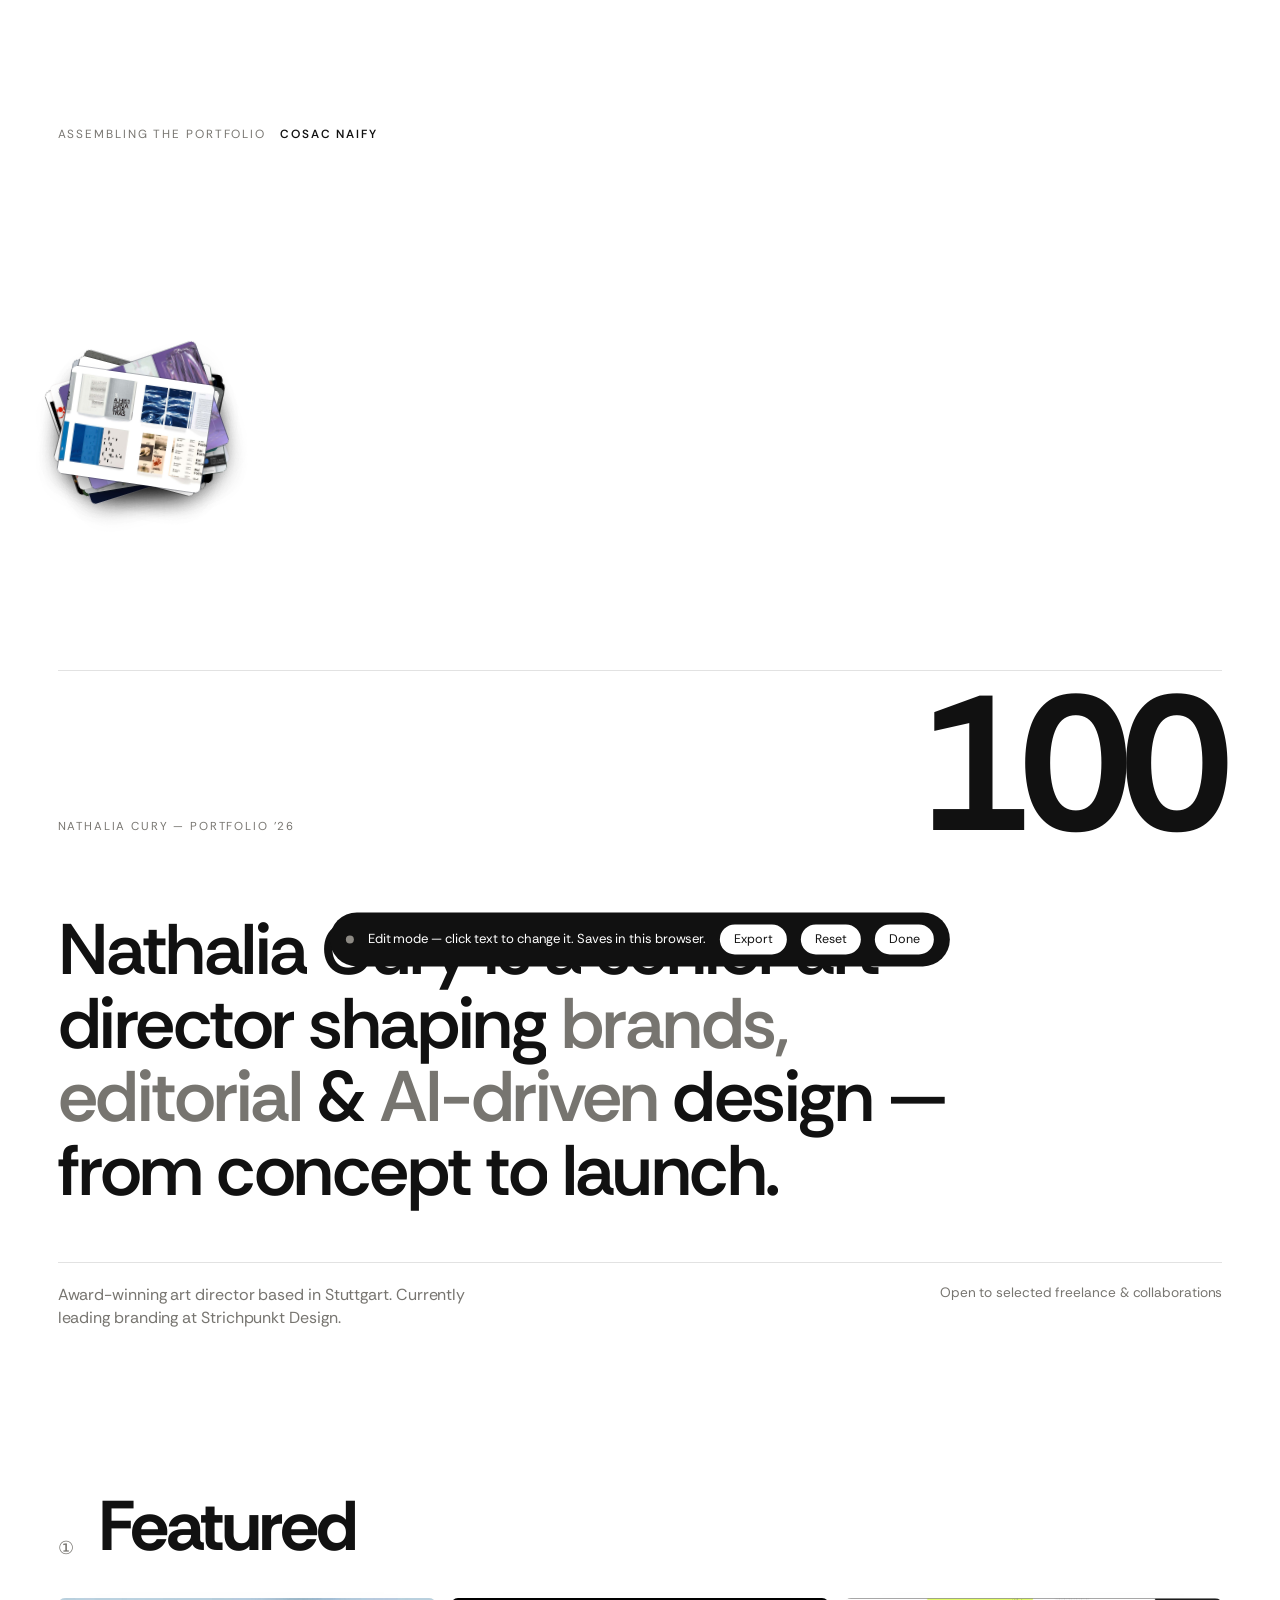
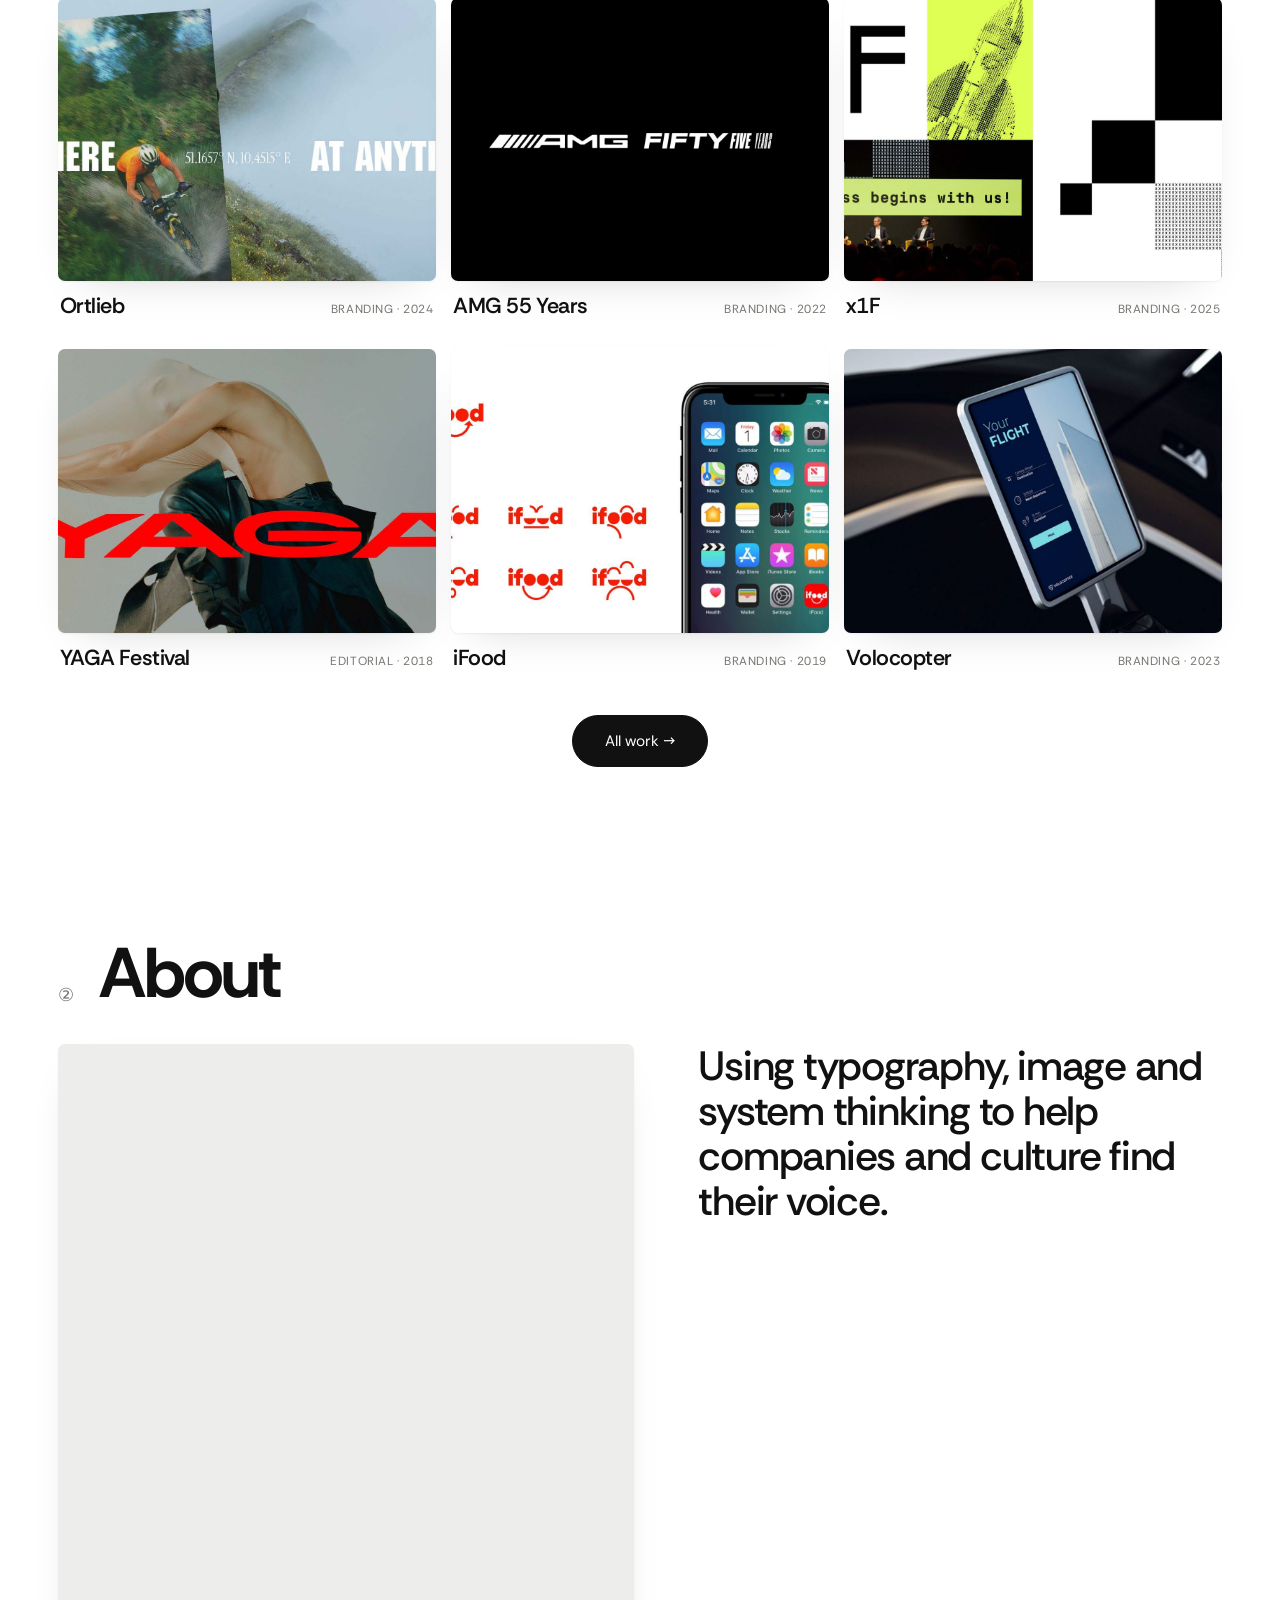
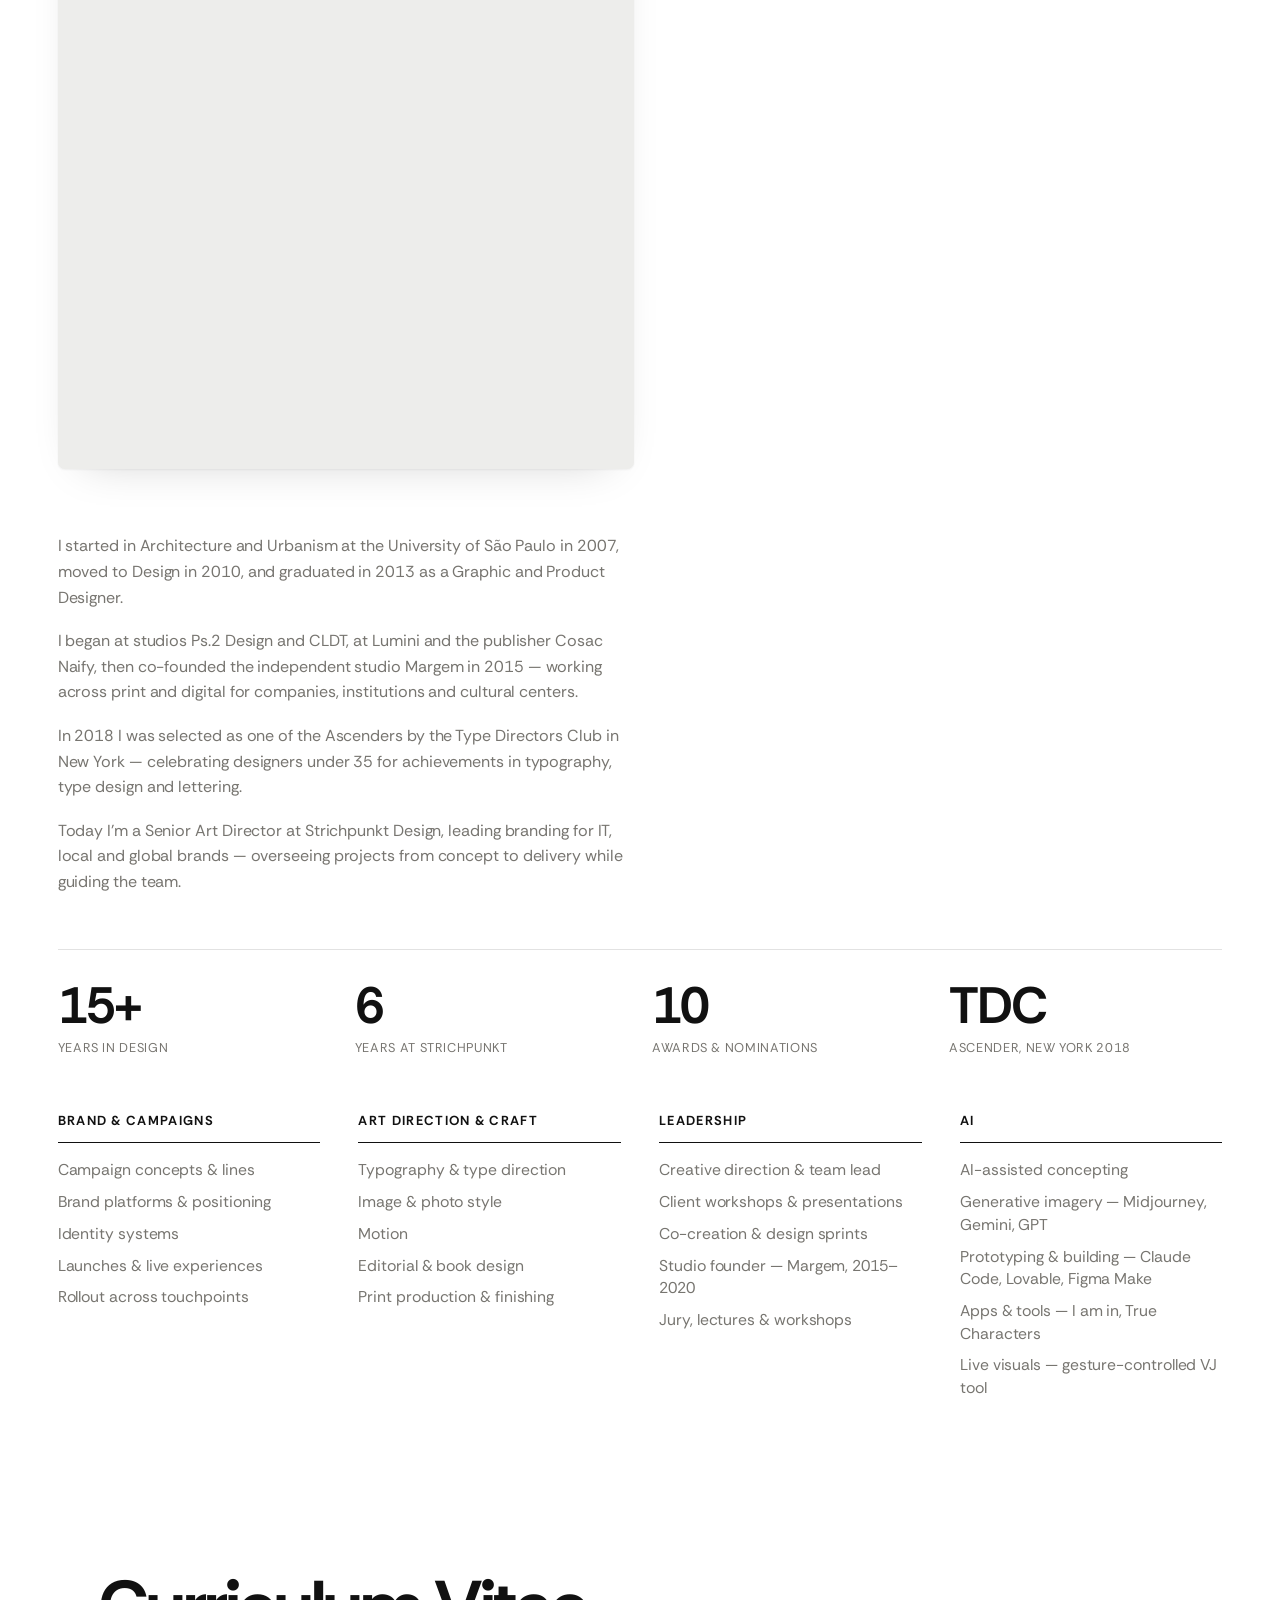
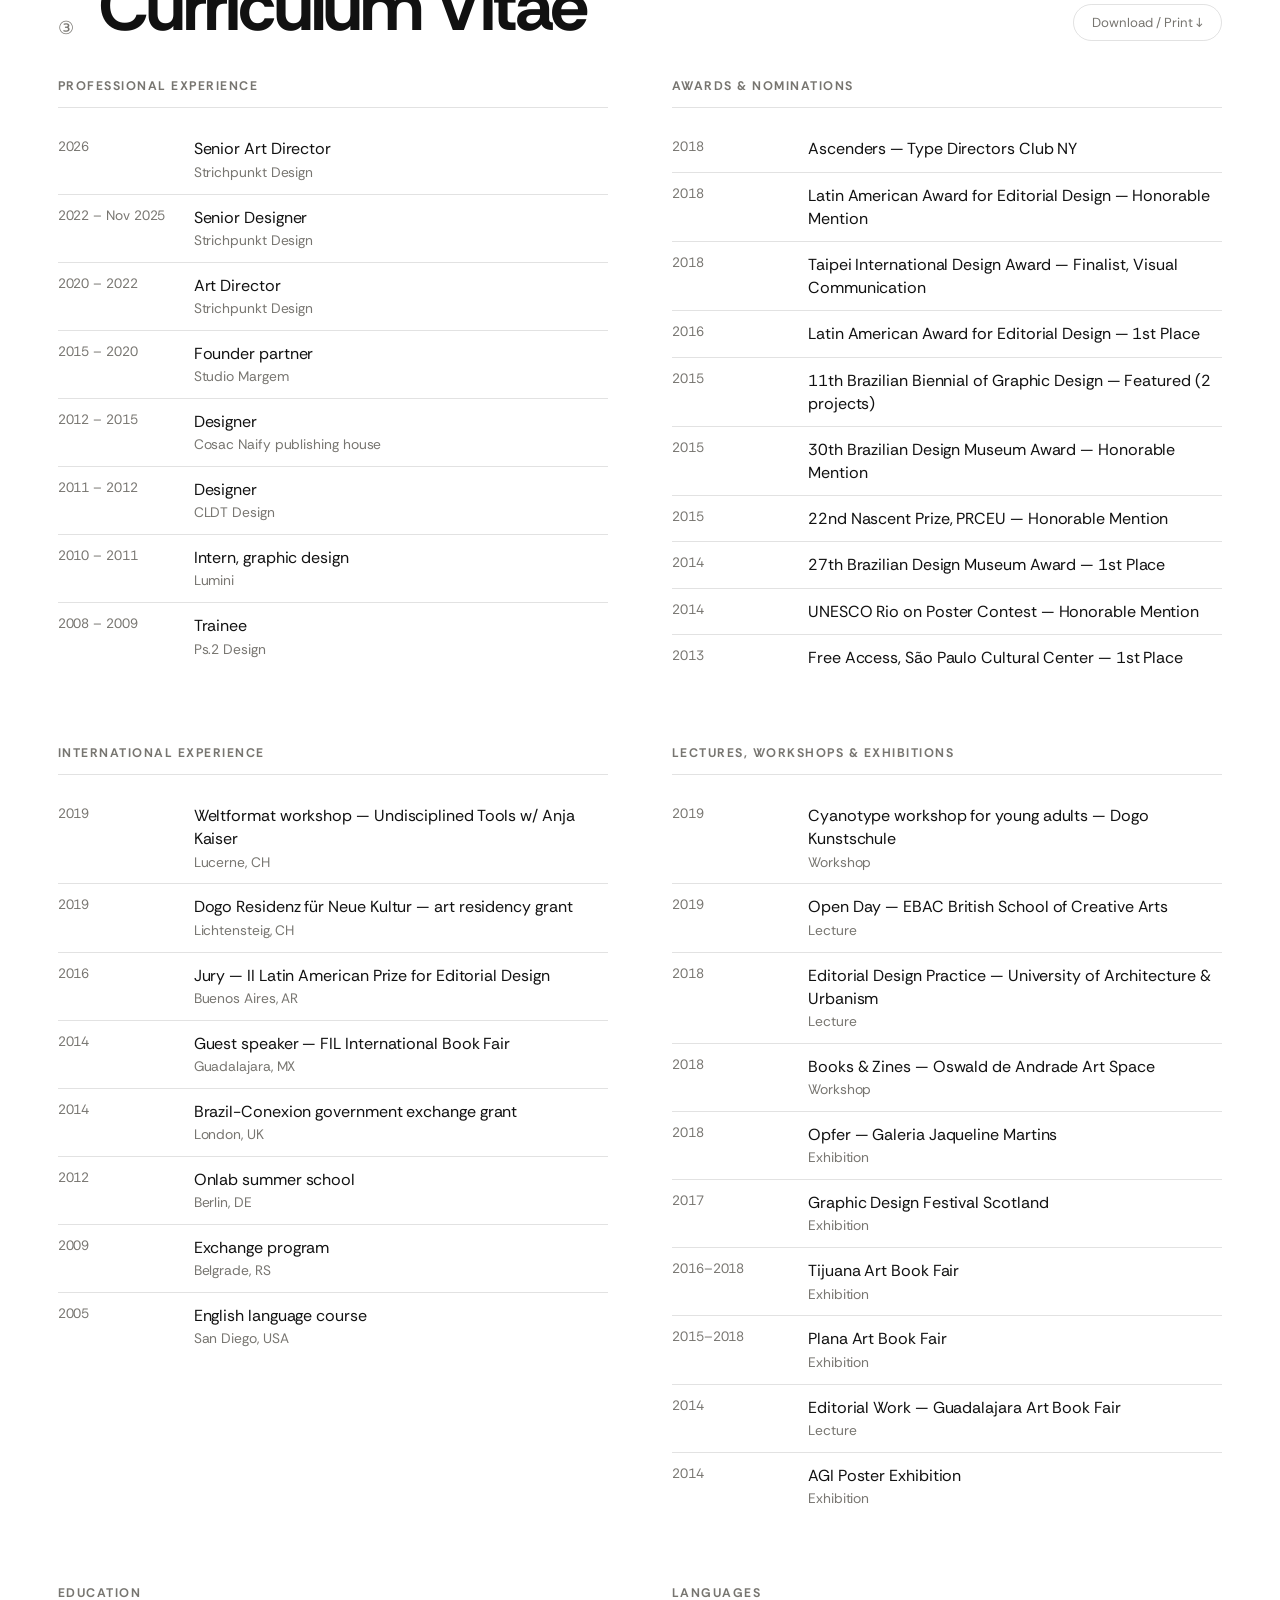
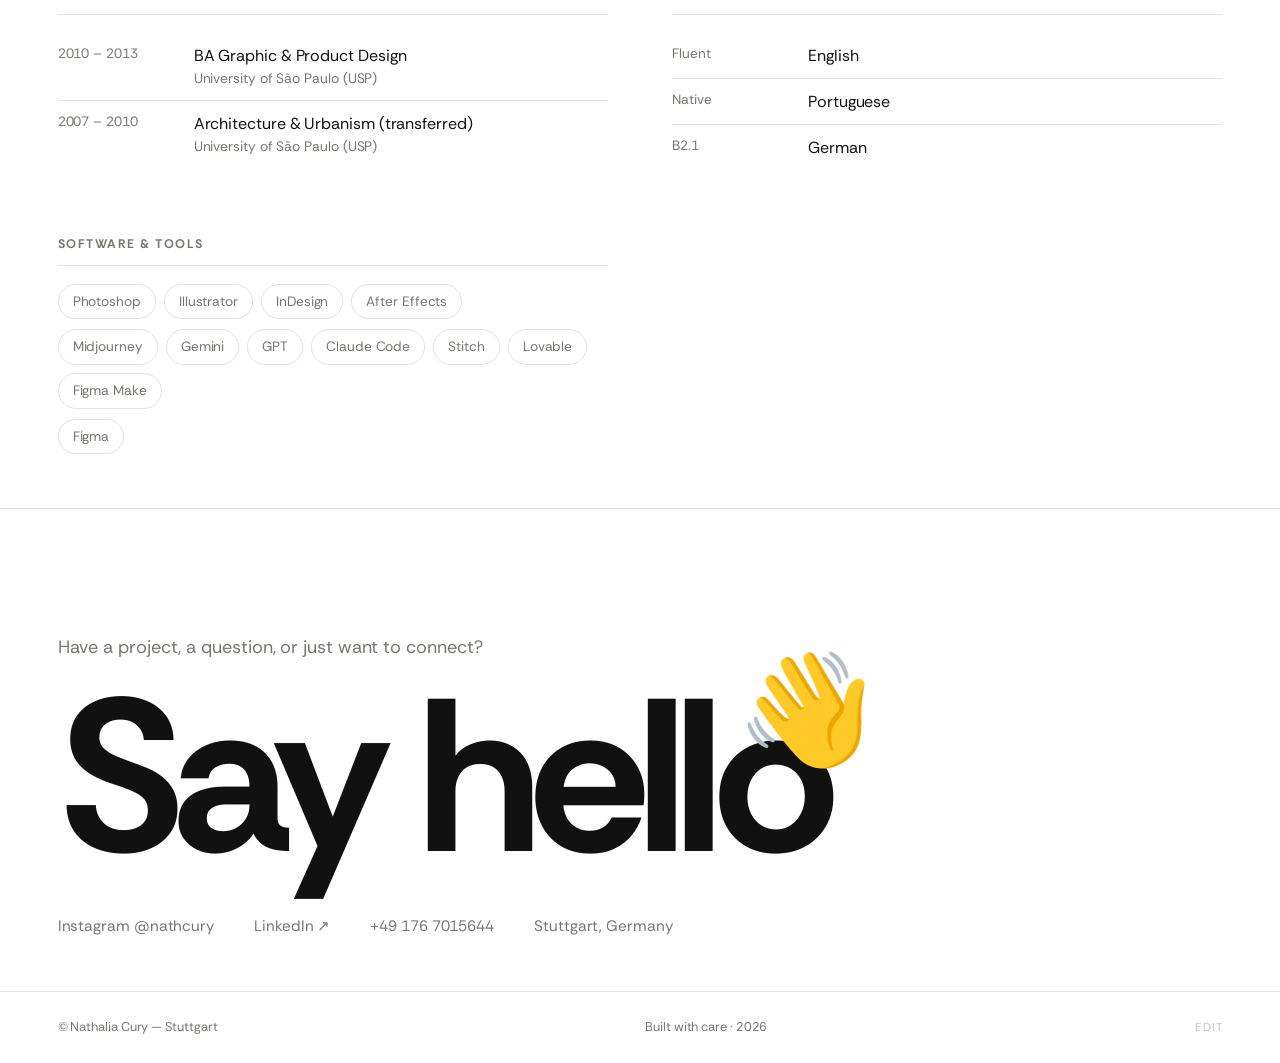
<file: index.html>
<!DOCTYPE html>
<html lang="en" data-theme="light">
<head>
  <meta charset="UTF-8" />
  <meta name="viewport" content="width=device-width, initial-scale=1.0, viewport-fit=cover" />
  <meta name="theme-color" content="#ffffff" />
  <title>Nathalia Cury — Senior Art Director & Designer</title>
  <meta name="description" content="Nathalia Cury — Senior Art Director & Designer. Branding, editorial and AI-driven design. Based in Stuttgart." />
  <meta property="og:title" content="Nathalia Cury — Senior Art Director & Designer" />
  <meta property="og:description" content="Branding, editorial and AI-driven design — from concept to launch." />
  <meta property="og:image" content="assets/work/yaga-1.jpg" />
  <meta property="og:type" content="website" />

  <link rel="icon" type="image/svg+xml" href="assets/favicon-nc.svg?v=4" />
  <link rel="preconnect" href="https://fonts.googleapis.com" />
  <link rel="preconnect" href="https://fonts.gstatic.com" crossorigin />
  <link href="https://fonts.googleapis.com/css2?family=Rethink+Sans:ital,wght@0,400..800;1,400..700&display=swap" rel="stylesheet" />
  <link rel="stylesheet" href="css/style.css" />
</head>
<body data-page="home">
  <div class="loader" id="loader" aria-hidden="true">
    <div class="loader__label"><span>Assembling the portfolio</span><span class="loader__now" id="loaderNow"></span></div>
    <div class="loader__stage" id="loaderStage"></div>
    <div class="loader__inner">
      <span class="loader__name">Nathalia Cury — Portfolio ’26</span>
      <span class="loader__count" id="loaderCount">0</span>
    </div>
  </div>

  <div class="cursor" id="cursor" aria-hidden="true"><span class="cursor__label"></span></div>
  <div class="progress" id="progress" aria-hidden="true"></div>

  <header class="nav" id="nav">
    <a href="#top" class="nav__brand" data-cursor="" aria-label="Home">Nathalia Cury</a>
    <div class="nav__group">
      <nav class="nav__links" aria-label="Primary">
        <a href="work.html" data-cursor="">Work</a>
        <a href="#about" data-link>About</a>
        <a href="#cv" data-link>CV</a>
        <a href="#contact" data-link>Contact</a>
      </nav>
      <button class="theme-toggle" id="themeToggle" aria-label="Toggle light / dark theme" title="Toggle theme">
        <svg class="ic-sun" viewBox="0 0 24 24" width="17" height="17" fill="none" stroke="currentColor" stroke-width="1.6" stroke-linecap="round"><circle cx="12" cy="12" r="4.2"/><path d="M12 2.5v2.4M12 19.1v2.4M4.2 4.2l1.7 1.7M18.1 18.1l1.7 1.7M2.5 12h2.4M19.1 12h2.4M4.2 19.8l1.7-1.7M18.1 5.9l1.7-1.7"/></svg>
        <svg class="ic-moon" viewBox="0 0 24 24" width="16" height="16" fill="currentColor"><path d="M20 14.5A8 8 0 0 1 9.5 4 7 7 0 1 0 20 14.5z"/></svg>
      </button>
      <button class="nav__menu" id="navMenu" aria-label="Menu" aria-expanded="false"><span></span><span></span></button>
    </div>
  </header>

  <div class="menu" id="menu" aria-hidden="true">
    <nav class="menu__links">
      <a href="work.html">Work</a>
      <a href="#about" data-link>About</a>
      <a href="#cv" data-link>CV</a>
      <a href="#contact" data-link>Contact</a>
    </nav>
    <div class="menu__foot" id="menuFoot"></div>
  </div>

  <main id="top">
    <!-- TRUE FULL-BLEED HERO -->
    <section class="hero" id="hero">
      <div class="hero__media" id="heroMedia"></div>
      <button class="hero__nav hero__nav--prev" id="heroPrev" aria-label="Previous slide">
        <svg viewBox="0 0 24 24" width="17" height="17" fill="none" stroke="currentColor" stroke-width="1.8" stroke-linecap="round" stroke-linejoin="round"><path d="M15 5l-7 7 7 7"/></svg>
      </button>
      <button class="hero__nav hero__nav--next" id="heroNext" aria-label="Next slide">
        <svg viewBox="0 0 24 24" width="17" height="17" fill="none" stroke="currentColor" stroke-width="1.8" stroke-linecap="round" stroke-linejoin="round"><path d="M9 5l7 7-7 7"/></svg>
      </button>
      <div class="hero__overlay">
        <div class="hero__dots" id="heroDots" aria-hidden="true"></div>
      </div>
    </section>

    <!-- STATEMENT -->
    <section class="statement" id="statement">
      <a href="#featuredSec" class="scrollcue" aria-label="Scroll down"><span>Scroll</span><i></i></a>
      <h1 class="statement__text" id="heroStatement"></h1>
      <div class="statement__foot">
        <p class="statement__intro" id="heroIntro"></p>
        <span class="statement__loc" id="heroLoc"></span>
      </div>
    </section>

    <!-- FEATURED 3×2 -->
    <section class="featured" id="featuredSec">
      <div class="sec-head">
        <span class="sec-head__idx">①</span>
        <h2 class="sec-head__title" data-fx>Featured</h2>
      </div>
      <div class="featured__grid" id="featured"></div>
      <div class="featured__cta"><a href="work.html" class="pill pill--cta" data-cursor="">All work →</a></div>
    </section>

    <!-- ABOUT -->
    <section class="about" id="about">
      <div class="sec-head">
        <span class="sec-head__idx">②</span>
        <h2 class="sec-head__title" data-fx>About</h2>
      </div>
      <div class="about__wrap">
        <div class="about__portrait" id="portraitImg"></div>
        <p class="about__headline" id="aboutHeadline" data-fx></p>
        <div class="about__body" id="aboutBody"></div>
      </div>
      <div class="about__stats" id="aboutStats"></div>
      <div class="about__caps" id="aboutCaps"></div>
    </section>

    <!-- CV -->
    <section class="cv" id="cv">
      <div class="sec-head">
        <span class="sec-head__idx">③</span>
        <h2 class="sec-head__title" data-fx>Curriculum Vitae</h2>
        <button class="pill" id="btnPrint" data-cursor="">Download / Print ↓</button>
      </div>
      <div class="cv__grid" id="cvGrid"></div>
    </section>

    <!-- CONTACT -->
    <section class="contact" id="contact">
      <span class="contact__kicker" data-fx>Have a project, a question, or just want to connect?</span>
      <a class="contact__hello" data-cursor="email" id="contactHello" href="#">Say Hello</a>
      <div class="contact__row" id="contactRow"></div>
    </section>
  </main>

  <footer class="footer">
    <span id="footerName"></span>
    <span class="footer__credit">Built with care · <span id="year"></span></span>
    <button class="footer__edit" id="editToggle" title="Toggle edit mode">Edit</button>
  </footer>

  <div class="case" id="case" aria-hidden="true" role="dialog" aria-modal="true">
    <button class="case__close" id="caseClose" aria-label="Close">✕</button>
    <div class="case__scroll" id="caseScroll"></div>
  </div>

  <div class="editbar" id="editbar" aria-hidden="true">
    <span class="editbar__dot"></span>
    <span class="editbar__msg">Edit mode — click text to change it. Saves in this browser.</span>
    <button id="editExport">Export</button>
    <button id="editReset">Reset</button>
    <button id="editExit">Done</button>
  </div>

  <script src="js/content.js"></script>
  <script src="js/supabase-config.js"></script>
  <script src="js/store.js"></script>
  <script src="js/main.js"></script>
</body>
</html>
</file>
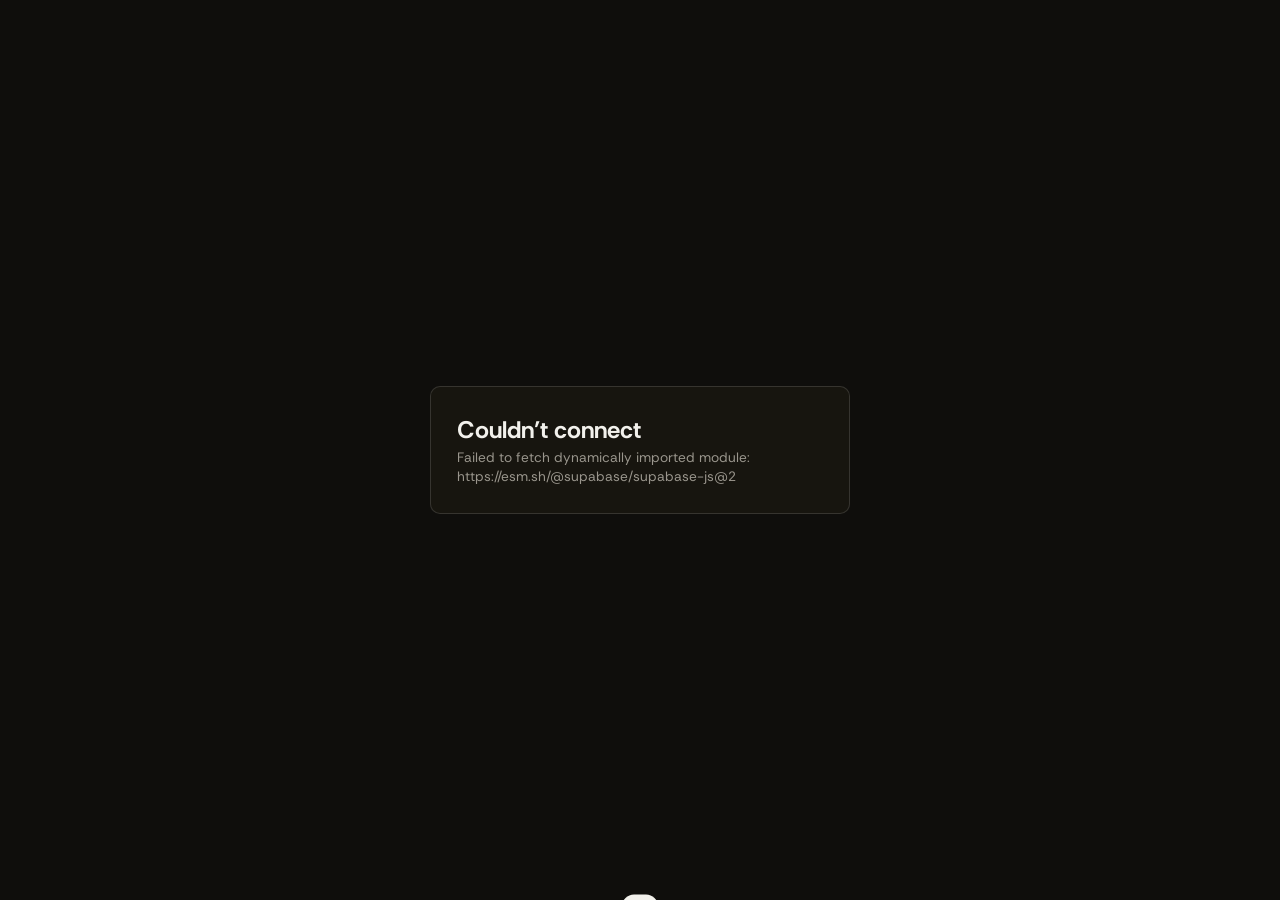
<file: admin.html>
<!DOCTYPE html>
<html lang="en" data-theme="dark">
<head>
  <meta charset="UTF-8" />
  <meta name="viewport" content="width=device-width, initial-scale=1.0" />
  <meta name="robots" content="noindex" />
  <title>Editor — Nathalia Cury</title>
  <link rel="icon" type="image/svg+xml" href="assets/favicon-nc.svg?v=4" />
  <link href="https://fonts.googleapis.com/css2?family=Rethink+Sans:ital,wght@0,400..800;1,400..700&display=swap" rel="stylesheet" />
  <link rel="stylesheet" href="css/admin.css" />
</head>
<body>
  <div id="app"><div class="center"><span class="muted"><span class="spin"></span> Loading editor…</span></div></div>
  <div class="toast" id="toast"></div>

  <script src="js/content.js"></script>
  <script src="js/supabase-config.js"></script>
  <script src="js/store.js"></script>
  <script src="js/admin.js"></script>
</body>
</html>
</file>
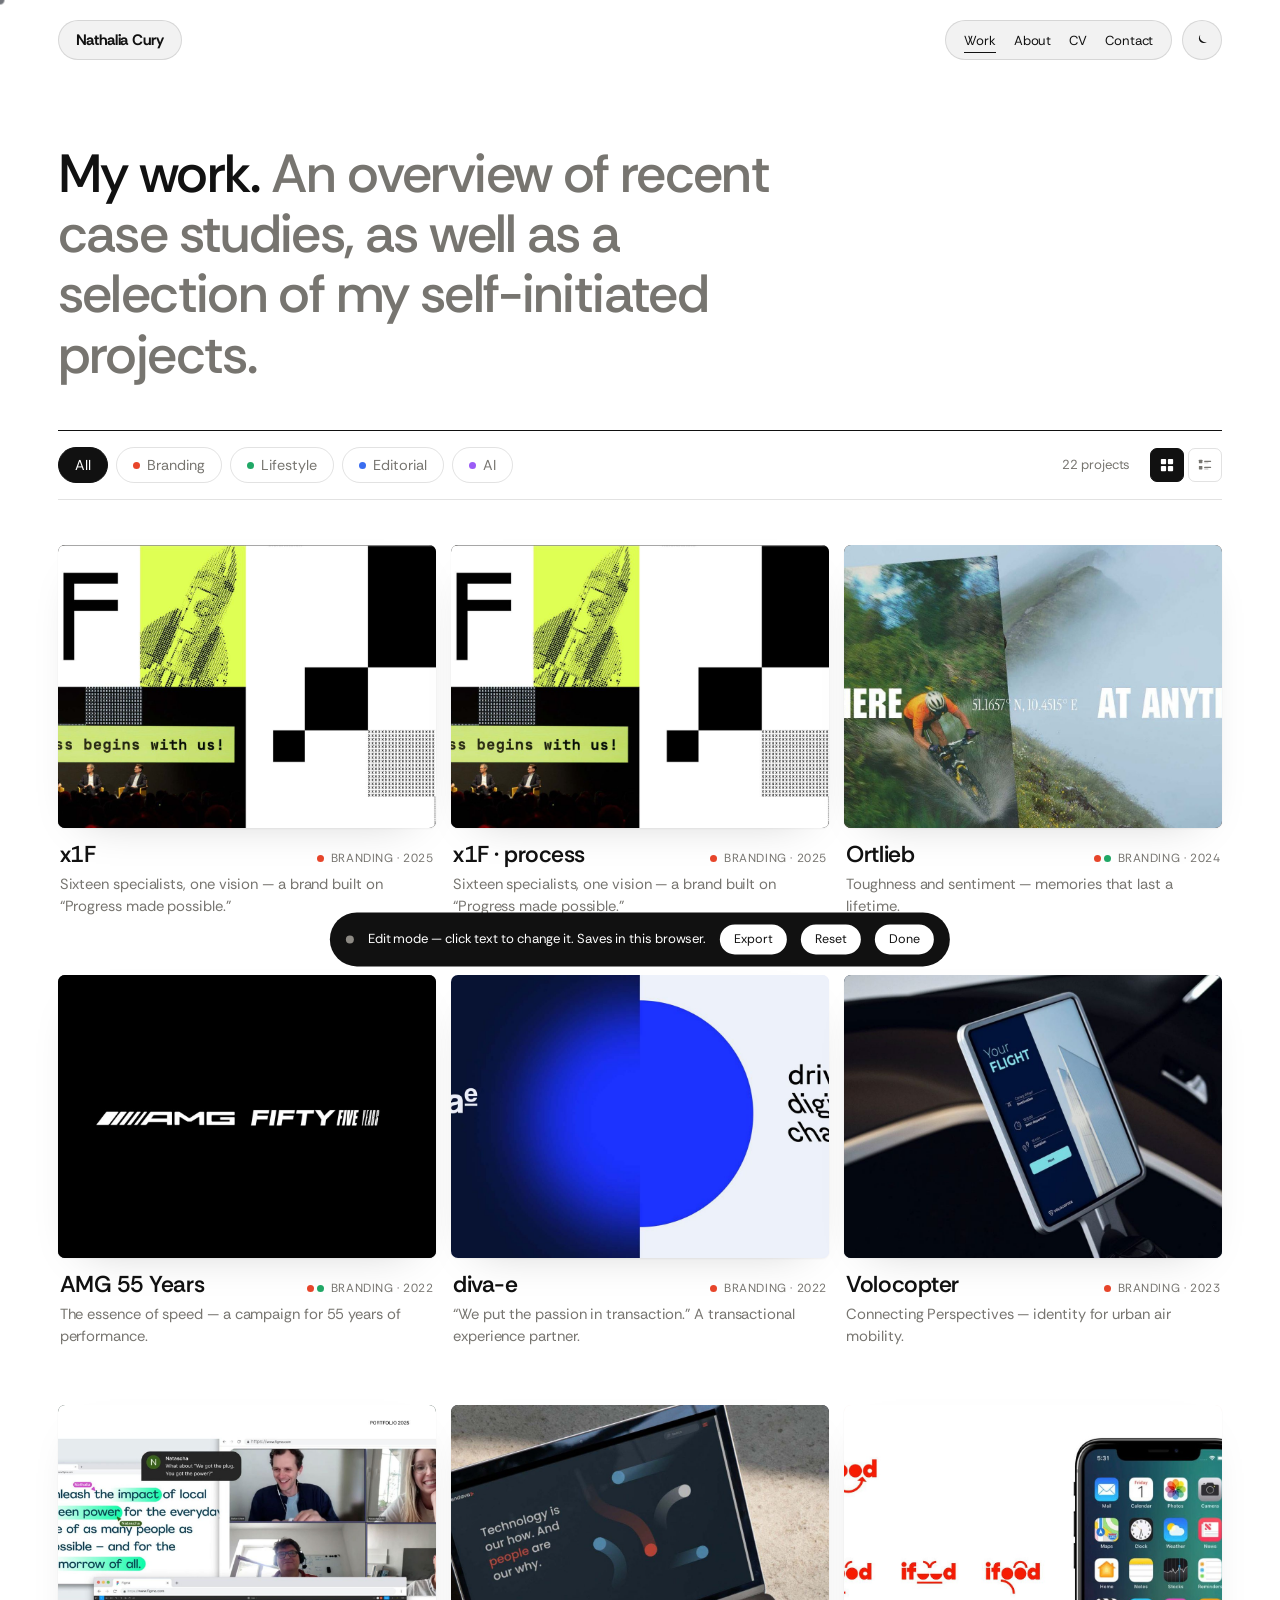
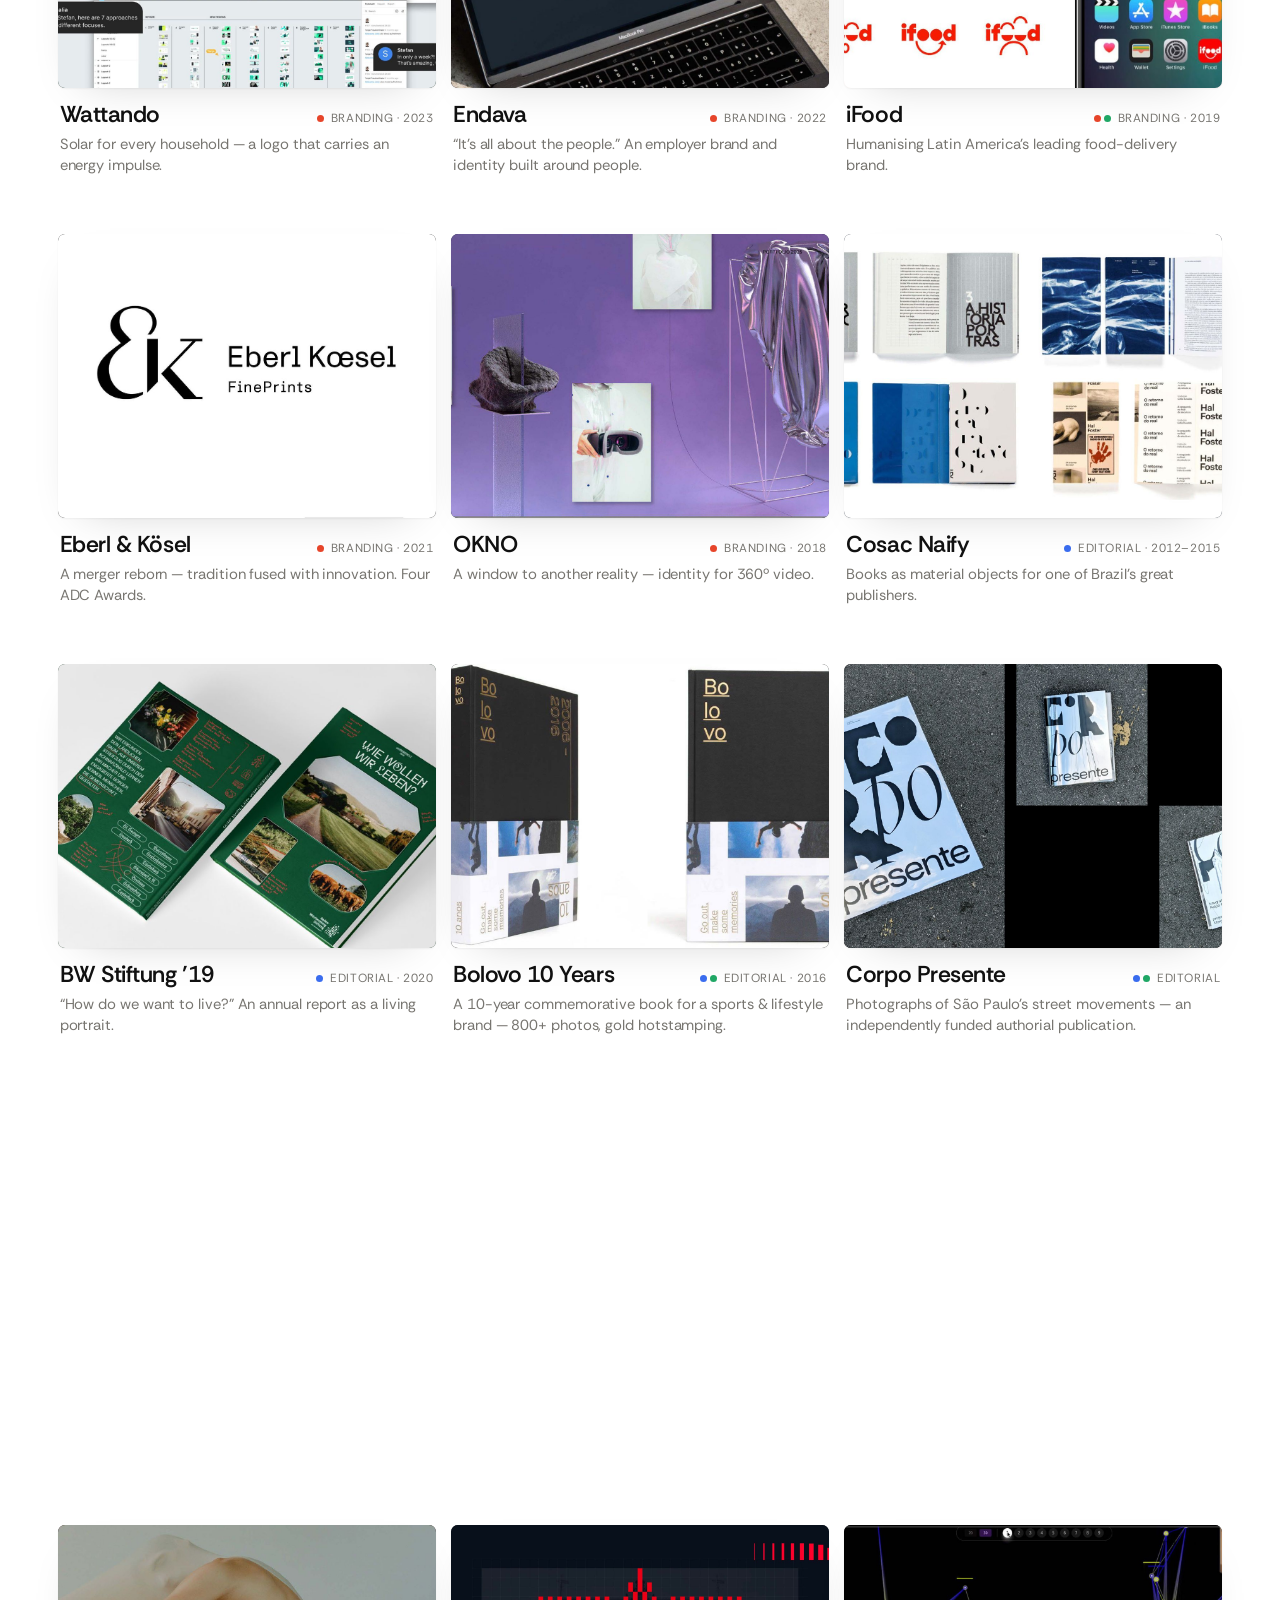
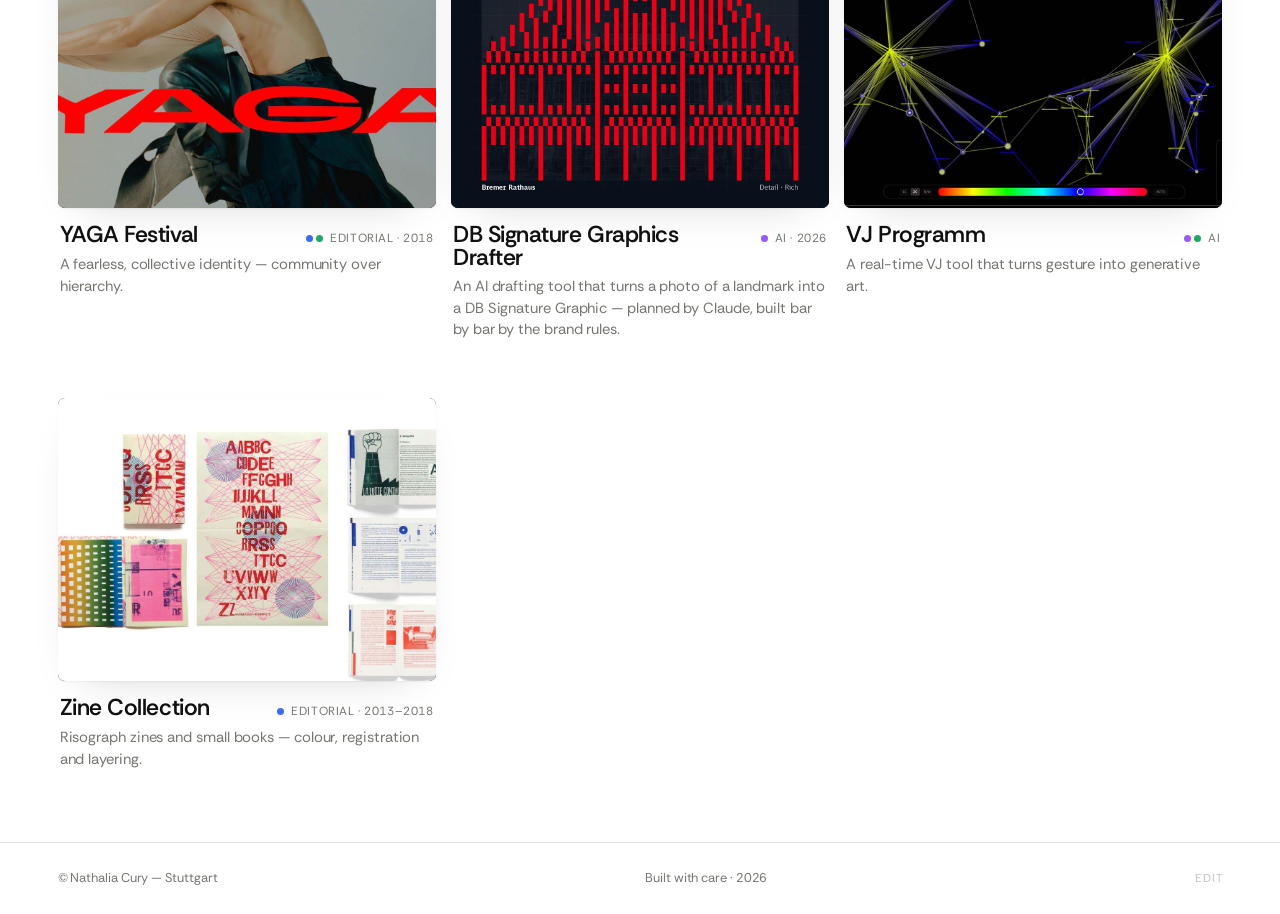
<file: work.html>
<!DOCTYPE html>
<html lang="en" data-theme="light">
<head>
  <meta charset="UTF-8" />
  <meta name="viewport" content="width=device-width, initial-scale=1.0, viewport-fit=cover" />
  <meta name="theme-color" content="#ffffff" />
  <title>Work — Nathalia Cury</title>
  <meta name="description" content="Selected work by Nathalia Cury — branding, editorial and AI-driven design." />
  <link rel="icon" type="image/svg+xml" href="assets/favicon-nc.svg?v=4" />
  <link rel="preconnect" href="https://fonts.googleapis.com" />
  <link rel="preconnect" href="https://fonts.gstatic.com" crossorigin />
  <link href="https://fonts.googleapis.com/css2?family=Rethink+Sans:ital,wght@0,400..800;1,400..700&display=swap" rel="stylesheet" />
  <link rel="stylesheet" href="css/style.css" />
</head>
<body data-page="work">
  <div class="cursor" id="cursor" aria-hidden="true"><span class="cursor__label"></span></div>
  <div class="progress" id="progress" aria-hidden="true"></div>

  <header class="nav nav--solid" id="nav">
    <a href="index.html" class="nav__brand" data-cursor="" aria-label="Home">Nathalia Cury</a>
    <div class="nav__group">
      <nav class="nav__links" aria-label="Primary">
        <a href="work.html" class="active" data-cursor="">Work</a>
        <a href="index.html#about" data-cursor="">About</a>
        <a href="index.html#cv" data-cursor="">CV</a>
        <a href="index.html#contact" data-cursor="">Contact</a>
      </nav>
      <button class="theme-toggle" id="themeToggle" aria-label="Toggle light / dark theme" title="Toggle theme">
        <svg class="ic-sun" viewBox="0 0 24 24" width="17" height="17" fill="none" stroke="currentColor" stroke-width="1.6" stroke-linecap="round"><circle cx="12" cy="12" r="4.2"/><path d="M12 2.5v2.4M12 19.1v2.4M4.2 4.2l1.7 1.7M18.1 18.1l1.7 1.7M2.5 12h2.4M19.1 12h2.4M4.2 19.8l1.7-1.7M18.1 5.9l1.7-1.7"/></svg>
        <svg class="ic-moon" viewBox="0 0 24 24" width="16" height="16" fill="currentColor"><path d="M20 14.5A8 8 0 0 1 9.5 4 7 7 0 1 0 20 14.5z"/></svg>
      </button>
      <button class="nav__menu" id="navMenu" aria-label="Menu" aria-expanded="false"><span></span><span></span></button>
    </div>
  </header>

  <div class="menu" id="menu" aria-hidden="true">
    <nav class="menu__links">
      <a href="work.html">Work</a>
      <a href="index.html#about">About</a>
      <a href="index.html#cv">CV</a>
      <a href="index.html#contact">Contact</a>
    </nav>
    <div class="menu__foot" id="menuFoot"></div>
  </div>

  <main id="top">
    <!-- WORK PAGE HEADER + FILTER (Koto-style) -->
    <header class="workhead">
      <p class="workhead__intro" id="workIntro" data-edit="work.intro"></p>
      <div class="workhead__bar">
        <div class="filters" id="filters" role="tablist" aria-label="Filter work"></div>
        <div class="workhead__right">
          <span class="workhead__count" id="workCount"></span>
          <div class="view-toggle" id="viewToggle" aria-label="Switch view">
            <button data-view="grid" class="active" aria-label="Grid view" title="Grid view">
              <svg viewBox="0 0 16 16" width="14" height="14" fill="currentColor"><rect x="1" y="1" width="6" height="6" rx="1"/><rect x="9" y="1" width="6" height="6" rx="1"/><rect x="1" y="9" width="6" height="6" rx="1"/><rect x="9" y="9" width="6" height="6" rx="1"/></svg>
            </button>
            <button data-view="list" aria-label="List view" title="List view">
              <svg viewBox="0 0 16 16" width="14" height="14" fill="currentColor"><rect x="1" y="2" width="4" height="4" rx="0.5"/><rect x="7" y="3" width="8" height="1.5" rx="0.5"/><rect x="7" y="5" width="5" height="1" rx="0.5" opacity=".5"/><rect x="1" y="9" width="4" height="4" rx="0.5"/><rect x="7" y="10" width="8" height="1.5" rx="0.5"/><rect x="7" y="12" width="5" height="1" rx="0.5" opacity=".5"/></svg>
            </button>
          </div>
        </div>
      </div>
    </header>

    <div class="grid" id="grid"></div>
    <div class="list-preview" id="listPreview" aria-hidden="true"></div>
  </main>

  <footer class="footer">
    <span id="footerName"></span>
    <span class="footer__credit">Built with care · <span id="year"></span></span>
    <button class="footer__edit" id="editToggle" title="Toggle edit mode">Edit</button>
  </footer>

  <div class="case" id="case" aria-hidden="true" role="dialog" aria-modal="true">
    <button class="case__close" id="caseClose" aria-label="Close">✕</button>
    <div class="case__scroll" id="caseScroll"></div>
  </div>

  <div class="editbar" id="editbar" aria-hidden="true">
    <span class="editbar__dot"></span>
    <span class="editbar__msg">Edit mode — click text to change it. Saves in this browser.</span>
    <button id="editExport">Export</button>
    <button id="editReset">Reset</button>
    <button id="editExit">Done</button>
  </div>

  <script src="js/content.js"></script>
  <script src="js/supabase-config.js"></script>
  <script src="js/store.js"></script>
  <script src="js/main.js"></script>
</body>
</html>
</file>
<file: css/style.css>
/* =====================================================================
   NATHALIA CURY — PORTFOLIO · v4
   Pure white (default) + dark. One accent: grey. One font: Rethink Sans.
   True full-bleed hero · glass nav · difference logo · separate Work page.
   ===================================================================== */

:root {
  --bg: #ffffff;
  --bg-2: #f4f4f3;
  --card: #ededeb;
  --ink: #111111;
  --ink-2: #777570;
  --line: rgba(17, 17, 17, 0.12);
  --accent: #8d8a84;          /* the single accent — grey */
  --shadow: 0 40px 90px -50px rgba(0, 0, 0, 0.4);

  --maxw: 1720px;
  --pad: clamp(18px, 4.5vw, 80px);
  --radius: 7px;
  --gap: clamp(12px, 1.2vw, 22px);

  --font: "Rethink Sans", "Helvetica Neue", Arial, sans-serif;
  --ease: cubic-bezier(0.22, 1, 0.36, 1);
  --ease-io: cubic-bezier(0.76, 0, 0.24, 1);

  /* frosted glass for nav (dark tint keeps white text legible over bright OR dark imagery) */
  --glass-bg: rgba(18, 18, 18, 0.26);
  --glass-bd: rgba(255, 255, 255, 0.3);
  --glass-blur: blur(16px) saturate(1.4);
  /* super-subtle card edge so white images read on white & dark on dark */
  --card-edge: 0 1px 2px rgba(0,0,0,0.05), 0 16px 44px -26px rgba(0,0,0,0.22);
}
[data-theme="dark"] {
  --bg: #0c0b0a;
  --bg-2: #151412;
  --card: #1a1916;
  --ink: #f2f1ec;
  --ink-2: #9a968d;
  --line: rgba(242, 241, 236, 0.16);
  --accent: #9a968d;
  --shadow: 0 40px 90px -50px rgba(0, 0, 0, 0.85);
  --card-edge: 0 0 0 1px rgba(255,255,255,0.06), 0 16px 44px -26px rgba(0,0,0,0.7);
}

*, *::before, *::after { box-sizing: border-box; margin: 0; padding: 0; }
html { -webkit-text-size-adjust: 100%; scroll-behavior: smooth; }
@media (prefers-reduced-motion: reduce) { html { scroll-behavior: auto; } }
body {
  background: var(--bg); color: var(--ink);
  font-family: var(--font); font-weight: 400; line-height: 1.45; letter-spacing: -0.005em;
  -webkit-font-smoothing: antialiased; text-rendering: optimizeLegibility; overflow-x: hidden;
  transition: background 0.6s var(--ease), color 0.6s var(--ease);
}
body.lock { overflow: hidden; }
img, video, canvas { display: block; max-width: 100%; }
a { color: inherit; text-decoration: none; }
button { font-family: inherit; color: inherit; background: none; border: none; cursor: pointer; }
::selection { background: var(--ink); color: var(--bg); }
em { font-style: normal; color: var(--ink-2); }

/* ----------- Loader ----------- */
.loader { position: fixed; inset: 0; z-index: 1000; background: var(--bg); display: flex; align-items: flex-end; padding: var(--pad); transition: transform 1s var(--ease-io) 0.15s; }
.loader.done { transform: translateY(-101%); }
@keyframes emoji { 0%, 100% { transform: rotate(-14deg) scale(1); } 50% { transform: rotate(14deg) scale(1.22); } }
.loader__label { position: absolute; top: clamp(80px, 14vh, 160px); left: var(--pad); right: var(--pad); display: flex; flex-wrap: wrap; gap: 6px 14px; align-items: baseline; font-size: 0.74rem; text-transform: uppercase; letter-spacing: 0.16em; color: var(--ink-2); }
.loader__now { color: var(--ink); font-weight: 600; }
.loader__stage { --cw: clamp(96px, 11vw, 150px); position: absolute; left: calc(var(--pad) + 12px); top: 47%; transform: translateY(-50%); width: var(--cw); aspect-ratio: 4/3; transform-origin: 30% 60%; }
.loader__card { position: absolute; inset: 0; border-radius: 5px; overflow: hidden; background: var(--card); box-shadow: 0 14px 30px -14px rgba(0,0,0,0.45), 0 0 0 1px rgba(0,0,0,0.04); will-change: transform, opacity; }
.loader__card img { width: 100%; height: 100%; object-fit: cover; display: block; opacity: 0; transition: opacity 0.35s; }
.loader__card img.ok { opacity: 1; }
@media (max-width: 699px) { .loader__stage { --cw: 30vw; top: 44%; } }
.loader__inner { width: 100%; display: flex; align-items: baseline; justify-content: space-between; border-top: 1px solid var(--line); padding-top: 18px; gap: 16px; }
.loader__count { font-weight: 700; font-size: clamp(3rem, 15vw, 12rem); line-height: 0.8; letter-spacing: -0.05em; }
.loader__name { text-transform: uppercase; letter-spacing: 0.16em; font-size: 0.72rem; color: var(--ink-2); }

/* ----------- Cursor / progress ----------- */
.cursor { position: fixed; top: 0; left: 0; z-index: 900; width: 9px; height: 9px; border-radius: 50%; background: var(--accent); pointer-events: none; transform: translate(-50%, -50%); transition: width 0.35s var(--ease), height 0.35s var(--ease); display: none; mix-blend-mode: difference; }
.cursor.active { width: 96px; height: 96px; background: #fff; }
.cursor__label { font-size: 0.7rem; text-transform: uppercase; letter-spacing: 0.07em; color: #000; opacity: 0; transition: opacity 0.25s; }
.cursor.active .cursor__label { opacity: 1; }
@media (hover: hover) and (pointer: fine) { .cursor { display: flex; align-items: center; justify-content: center; } }
.progress { position: fixed; top: 0; left: 0; height: 2px; width: 0; background: var(--ink); z-index: 800; }

/* =================================================================
   NAV — difference logo + glass words
   ================================================================= */
.nav { position: fixed; top: 0; left: 0; right: 0; z-index: 700; display: flex; align-items: center; justify-content: space-between; padding: clamp(13px, 1.6vw, 22px) var(--pad); transition: transform 0.5s var(--ease); }
.nav.hidden { transform: translateY(-130%); }
/* logo in a frosted glass pill — always legible over bright or dark imagery */
.nav__brand { display: inline-flex; align-items: center; height: 40px; font-weight: 700; font-size: 0.95rem; letter-spacing: -0.02em; color: #fff;
  padding: 0 17px; border-radius: 100px; background: var(--glass-bg); border: 1px solid var(--glass-bd);
  -webkit-backdrop-filter: var(--glass-blur); backdrop-filter: var(--glass-blur); transition: background 0.4s var(--ease), color 0.4s, border-color 0.4s; }
.nav__group { display: flex; align-items: center; gap: 10px; color: #fff; }
.nav__links { display: flex; align-items: center; height: 40px; gap: clamp(12px, 1.4vw, 24px); padding: 0 18px; border-radius: 100px;
  background: var(--glass-bg); border: 1px solid var(--glass-bd);
  -webkit-backdrop-filter: var(--glass-blur); backdrop-filter: var(--glass-blur); }
.nav__links a { font-size: 0.82rem; position: relative; }
.nav__links a::after { content: ""; position: absolute; left: 0; bottom: -3px; width: 0; height: 1px; background: currentColor; transition: width 0.4s var(--ease); }
.nav__links a:hover::after, .nav__links a.active::after { width: 100%; }
/* theme icon inside a glass circle, same height + effect as the menu */
.theme-toggle { display: inline-flex; align-items: center; justify-content: center; width: 40px; height: 40px; border-radius: 50%; flex: none;
  background: var(--glass-bg); border: 1px solid var(--glass-bd);
  -webkit-backdrop-filter: var(--glass-blur); backdrop-filter: var(--glass-blur);
  transition: transform 0.45s var(--ease), background 0.4s, border-color 0.4s; }
.theme-toggle:hover { transform: rotate(20deg); }
.theme-toggle svg { display: block; }
.theme-toggle .ic-sun { display: none; }
.theme-toggle .ic-moon { display: block; }
[data-theme="dark"] .theme-toggle .ic-sun { display: block; }
[data-theme="dark"] .theme-toggle .ic-moon { display: none; }
.nav__menu { display: none; flex-direction: column; gap: 5px; width: 26px; }
.nav__menu span { display: block; height: 1.5px; background: currentColor; transition: transform 0.4s var(--ease); }
.nav.open .nav__menu span:nth-child(1) { transform: translateY(3.2px) rotate(45deg); }
.nav.open .nav__menu span:nth-child(2) { transform: translateY(-3.2px) rotate(-45deg); }
/* solid state (scrolled past hero, or Work page) */
.nav.solid .nav__group, .nav--solid .nav__group,
.nav.solid .nav__brand, .nav--solid .nav__brand { color: var(--ink); }
.nav.solid .nav__links, .nav--solid .nav__links,
.nav.solid .nav__brand, .nav--solid .nav__brand,
.nav.solid .theme-toggle, .nav--solid .theme-toggle { background: rgba(125, 125, 125, 0.1); border-color: var(--line); }
@media (max-width: 820px) {
  .nav__links { display: none; }
  .nav__menu { display: flex; align-items: center; justify-content: center; width: 40px; height: 40px; border-radius: 50%; gap: 5px;
    background: var(--glass-bg); border: 1px solid var(--glass-bd); -webkit-backdrop-filter: var(--glass-blur); backdrop-filter: var(--glass-blur); }
  .nav__menu span { width: 16px; }
  .nav.solid .nav__menu, .nav--solid .nav__menu { background: rgba(125,125,125,0.1); border-color: var(--line); }
}

/* ----------- Mobile menu ----------- */
.menu { position: fixed; inset: 0; z-index: 650; background: var(--bg); display: flex; flex-direction: column; justify-content: center; padding: var(--pad); clip-path: inset(0 0 100% 0); transition: clip-path 0.7s var(--ease-io); pointer-events: none; }
.menu.open { clip-path: inset(0 0 0 0); pointer-events: auto; }
.menu__links { display: flex; flex-direction: column; gap: 2px; }
.menu__links a { font-weight: 700; font-size: clamp(2.6rem, 13vw, 5rem); line-height: 1.04; letter-spacing: -0.03em; }
.menu__foot { margin-top: 40px; color: var(--ink-2); font-size: 0.9rem; display: flex; flex-direction: column; gap: 6px; }
.menu__foot a { color: var(--ink); }

/* =================================================================
   TRUE FULL-BLEED HERO
   ================================================================= */
.hero { position: relative; width: 100%; height: clamp(76svh, 86svh, 90svh); overflow: hidden; background: var(--bg-2); }
.hero__media { position: absolute; inset: 0; }
.hero__slide { position: absolute; inset: 0; opacity: 0; transition: opacity 1.1s var(--ease); }
.hero__slide.active { opacity: 1; }
.hero__slide img, .hero__slide video, .hero__slide canvas { width: 100%; height: 100%; object-fit: cover; }
.hero.ready .hero__slide.active img, .hero.ready .hero__slide.active video { animation: kenburns 7s var(--ease) forwards; }
@keyframes kenburns { from { transform: scale(1.08); } to { transform: scale(1); } }
.hero__overlay { position: absolute; left: 0; right: 0; bottom: 0; padding: var(--pad); display: flex; justify-content: center; align-items: flex-end; gap: 16px; color: #fff; mix-blend-mode: difference; }
.hero__dots { display: flex; gap: 9px; align-items: center; }
.hero__dots button { width: 9px; height: 9px; border-radius: 50%; border: 1.5px solid #fff; background: transparent; opacity: 0.65; transition: opacity 0.3s, background 0.3s; padding: 0; }
.hero__dots button.active { background: #fff; opacity: 1; }
.hero__nav { position: absolute; top: 50%; transform: translateY(-50%); z-index: 3; width: 46px; height: 46px; border-radius: 50%;
  display: flex; align-items: center; justify-content: center; color: #fff;
  background: var(--glass-bg); border: 1px solid var(--glass-bd);
  -webkit-backdrop-filter: var(--glass-blur); backdrop-filter: var(--glass-blur); transition: background 0.3s, transform 0.3s; }
.hero__nav:hover { transform: translateY(-50%) scale(1.08); }
.hero__nav--prev { left: var(--pad); }
.hero__nav--next { right: var(--pad); }
@media (max-width: 760px) { .hero__nav { display: none; } }   /* mobile: swipe instead */

/* Featured CTA — aligned under the middle (2nd) card on desktop */
.featured__cta { display: grid; grid-template-columns: repeat(3, 1fr); gap: var(--gap); padding: 0 var(--pad) clamp(50px, 8vh, 110px); }
.featured__cta a { grid-column: 2; justify-self: center; font-size: 0.95rem; padding: 14px 32px; }
@media (max-width: 880px) { .featured__grid { padding-bottom: clamp(24px, 4vh, 40px); } .featured__cta { grid-template-columns: 1fr; } .featured__cta a { display: block; width: 100%; text-align: center; } }

/* Portrait + quote module */
.portrait { padding: clamp(70px,11vh,150px) var(--pad); display: grid; grid-template-columns: 1fr 1fr; gap: clamp(24px,5vw,80px); align-items: stretch; }
.portrait__img { border-radius: var(--radius); overflow: hidden; background: var(--card); aspect-ratio: 1/1; box-shadow: var(--card-edge); }
.portrait__img img, .portrait__img video { width: 100%; height: 100%; object-fit: cover; }
/* techy interactive portrait — duotone base + scanlines + cursor-reveal lens */
.ptx { position: relative; width: 100%; height: 100%; overflow: hidden; --mx: 50%; --my: 50%; }
.ptx img { position: absolute; inset: 0; width: 100%; height: 100%; object-fit: cover; }
.ptx__base { filter: grayscale(1) contrast(1.18) brightness(0.92); }
.ptx__tint { position: absolute; inset: 0; background: var(--accent); mix-blend-mode: color; opacity: 0.5; pointer-events: none; }
.ptx__reveal { -webkit-mask-image: radial-gradient(circle at var(--mx) var(--my), #000 0, #000 62px, transparent 118px); mask-image: radial-gradient(circle at var(--mx) var(--my), #000 0, #000 62px, transparent 118px); }
.ptx__grid { position: absolute; inset: 0; pointer-events: none; mix-blend-mode: overlay; opacity: 0.45;
  background: linear-gradient(rgba(255,255,255,0.06) 1px, transparent 1px) 0 0/100% 26px, linear-gradient(90deg, rgba(255,255,255,0.06) 1px, transparent 1px) 0 0/26px 100%; }
.ptx__scan { position: absolute; inset: 0; pointer-events: none; mix-blend-mode: overlay; background: repeating-linear-gradient(0deg, rgba(255,255,255,0.07) 0 1px, transparent 1px 4px); animation: scan 8s linear infinite; }
@keyframes scan { from { background-position: 0 0; } to { background-position: 0 260px; } }
.ptx__hint { position: absolute; left: 14px; bottom: 14px; font-size: 0.62rem; letter-spacing: 0.14em; text-transform: uppercase; color: #fff; mix-blend-mode: difference; opacity: 0.75; pointer-events: none; }
@media (prefers-reduced-motion: reduce) { .ptx__scan { animation: none; } }
.portrait__side { display: flex; flex-direction: column; justify-content: flex-start; }
.portrait__quote::before { content: "\201C"; display: block; font-family: var(--font); font-weight: 700; font-size: clamp(3.5rem, 8vw, 7rem); line-height: 0.6; margin: 0 0 8px -0.04em; color: var(--ink); }
.portrait__quote { font-weight: 600; font-size: clamp(1.6rem, 3.2vw, 3rem); line-height: 1.12; letter-spacing: -0.03em; }
.portrait__cite { display: block; margin-top: 18px; font-style: normal; color: var(--ink-2); font-size: 0.95rem; }
@media (max-width: 760px) { .portrait { grid-template-columns: 1fr; } .portrait__img { max-width: 420px; } }

.case__cap { color: var(--ink-2); font-size: 0.85rem; margin-top: -6px; }
.hero__eyebrow { font-size: 0.85rem; text-transform: uppercase; letter-spacing: 0.1em; max-width: 24ch; }
/* scroll cue — sits under the hero image, vertical line */
.scrollcue { display: flex; flex-direction: column; align-items: center; gap: 10px; width: max-content; margin: 22px auto clamp(34px, 6vh, 72px); color: var(--ink-2); font-size: 0.72rem; text-transform: uppercase; letter-spacing: 0.12em; }
.scrollcue i { width: 1px; height: 36px; background: var(--line); position: relative; overflow: hidden; }
.scrollcue i::after { content: ""; position: absolute; inset: 0; background: var(--ink); transform: translateY(-100%); animation: sweepY 2.4s var(--ease) infinite; }
@keyframes sweepY { 0% { transform: translateY(-100%); } 50% { transform: translateY(0); } 100% { transform: translateY(100%); } }

/* =================================================================
   STATEMENT
   ================================================================= */
.statement { padding: 0 var(--pad) clamp(40px, 7vh, 90px); }
.statement__text { font-weight: 600; font-size: clamp(1.9rem, 5.6vw, 5.4rem); line-height: 1.03; letter-spacing: -0.035em; max-width: 22ch; }
.statement__text .word { display: inline-block; overflow: hidden; vertical-align: top; padding-bottom: 0.16em; margin-bottom: -0.16em; }
.statement__text .word > span { display: inline-block; transform: translateY(110%); transition: transform 0.9s var(--ease-io); }
.statement__text.in .word > span { transform: translateY(0); }
.statement__foot { display: flex; justify-content: space-between; gap: 24px; flex-wrap: wrap; margin-top: clamp(36px, 6vh, 72px); border-top: 1px solid var(--line); padding-top: 20px; }
.statement__intro { max-width: 46ch; font-size: clamp(1rem, 1.15vw, 1.18rem); color: var(--ink-2); }
.statement__loc { font-size: 0.85rem; color: var(--ink-2); text-align: right; }

/* ----------- Clients marquee ----------- */
.clients { border-top: 1px solid var(--line); border-bottom: 1px solid var(--line); overflow: hidden; padding: 16px 0; }
.clients__track { display: flex; white-space: nowrap; will-change: transform; }
.clients__track span { font-weight: 600; font-size: clamp(1.3rem, 3vw, 2.4rem); padding: 0 0.28em; color: var(--ink); letter-spacing: -0.02em; }
.clients__track span b { color: var(--accent); font-weight: 400; }

/* ----------- Section head ----------- */
.sec-head { padding: clamp(70px, 11vh, 150px) var(--pad) clamp(24px, 4vh, 44px); display: grid; grid-template-columns: auto 1fr auto; align-items: end; gap: 24px; }
.sec-head__idx { font-size: 1.1rem; color: var(--ink-2); }
.sec-head__title { font-weight: 700; font-size: clamp(2rem, 6vw, 4.4rem); line-height: 1; letter-spacing: -0.04em; }
@media (max-width: 780px) { .sec-head { grid-template-columns: 1fr; gap: 14px; } .sec-head__idx { order: -1; } }

.pill { font-size: 0.82rem; padding: 9px 18px; border-radius: 100px; border: 1px solid var(--line); color: var(--ink-2); transition: 0.3s; white-space: nowrap; }
.pill:hover { color: var(--bg); background: var(--ink); border-color: var(--ink); }
/* negative-filled CTA so it doesn't get lost — emphasised on mobile */
.pill--cta { background: var(--ink); color: var(--bg); border-color: var(--ink); }
.pill--cta:hover { background: var(--accent); border-color: var(--accent); color: #fff; }

/* =================================================================
   FEATURED 3 × 2
   ================================================================= */
.featured__grid { padding: 0 var(--pad) clamp(28px, 5vh, 56px); display: grid; grid-template-columns: repeat(3, 1fr); gap: clamp(20px, 2.4vw, 48px) var(--gap); }
.ftile { cursor: pointer; }
.ftile__media { position: relative; overflow: hidden; border-radius: var(--radius); aspect-ratio: 4/3; background: var(--card); box-shadow: var(--card-edge); }
.ftile__media img, .ftile__media video, .ftile__media canvas { width: 100%; height: 100%; object-fit: cover; transition: transform 1s var(--ease); }
.ftile:hover .ftile__media img, .ftile:hover .ftile__media video, .ftile:hover .ftile__media canvas { transform: scale(1.045); }
.ftile__bar { position: absolute; left: 0; bottom: 0; height: 3px; width: 0; background: var(--ink); transition: width 0.6s var(--ease); }
.ftile:hover .ftile__bar { width: 100%; }
.ftile__meta { display: flex; justify-content: space-between; align-items: baseline; padding: 14px 2px 0; gap: 14px; }
.ftile__meta h3 { font-weight: 600; font-size: clamp(1.1rem, 1.7vw, 1.6rem); line-height: 1; letter-spacing: -0.02em; }
.ftile__meta span { font-size: 0.74rem; text-transform: uppercase; letter-spacing: 0.05em; color: var(--ink-2); white-space: nowrap; }
@media (max-width: 880px) { .featured__grid { grid-template-columns: 1fr 1fr; } }
@media (max-width: 560px) { .featured__grid { grid-template-columns: 1fr; } }

/* =================================================================
   WORK PAGE — header + filter (Koto-style)
   ================================================================= */
.workhead { padding: clamp(110px, 16vh, 200px) var(--pad) 0; }
.workhead__title { font-weight: 700; font-size: clamp(3rem, 13vw, 11rem); line-height: 0.9; letter-spacing: -0.05em; }
.workhead__intro { font-weight: 500; font-size: clamp(1.7rem, 4.2vw, 3.4rem); line-height: 1.12; letter-spacing: -0.03em; max-width: 24ch; color: var(--ink-2); }
.workhead__intro .lead { color: var(--ink); }
.workhead__bar { position: sticky; top: 0; z-index: 60; margin-top: clamp(30px, 5vh, 60px); padding: 16px 0; display: flex; justify-content: space-between; align-items: center; gap: 20px; flex-wrap: wrap;
  border-top: 1px solid var(--ink); border-bottom: 1px solid var(--line); background: var(--bg); -webkit-backdrop-filter: blur(10px); backdrop-filter: blur(10px); }
.workhead__count { font-size: 0.82rem; color: var(--ink-2); white-space: nowrap; }
.filters { display: flex; gap: 8px; flex-wrap: wrap; }
.filters button { font-size: 0.9rem; padding: 8px 16px; border-radius: 100px; border: 1px solid var(--line); color: var(--ink-2); transition: 0.3s; white-space: nowrap; }
.filters button:hover { color: var(--ink); border-color: var(--ink); }
.filters button.active { background: var(--ink); color: var(--bg); border-color: var(--ink); }

/* =================================================================
   WORK GRID — uniform 3-col
   ================================================================= */
.workhead__right { display: flex; align-items: center; gap: 20px; }
.view-toggle { display: flex; gap: 4px; }
.view-toggle button { width: 34px; height: 34px; display: flex; align-items: center; justify-content: center; border-radius: var(--radius); border: 1px solid var(--line); color: var(--ink-2); transition: 0.3s; }
.view-toggle button.active, .view-toggle button:hover { background: var(--ink); color: var(--bg); border-color: var(--ink); }
.grid { padding: clamp(30px, 5vh, 60px) var(--pad) clamp(50px, 8vh, 110px); display: grid; grid-template-columns: repeat(3, 1fr); gap: clamp(39px, 4.5vw, 72px) var(--gap); }
.card { cursor: pointer; }
.card.is-hidden { display: none; }
.card__media { position: relative; overflow: hidden; border-radius: var(--radius); aspect-ratio: 4/3; background: var(--card); box-shadow: var(--card-edge); }
.card__media img, .card__media video, .card__media canvas { width: 100%; height: 100%; object-fit: cover; transition: transform 1s var(--ease); }
.card:hover .card__media img, .card:hover .card__media video, .card:hover .card__media canvas { transform: scale(1.045); }
.card__bar { position: absolute; left: 0; bottom: 0; height: 3px; width: 0; background: var(--ink); transition: width 0.6s var(--ease); }
.card:hover .card__bar { width: 100%; }
.card__meta { display: flex; justify-content: space-between; align-items: baseline; padding: 15px 2px 0; gap: 16px; }
.card__title { font-weight: 600; font-size: clamp(1.1rem, 1.8vw, 1.7rem); line-height: 1; letter-spacing: -0.02em; }
.card__tag { font-size: 0.74rem; text-transform: uppercase; letter-spacing: 0.05em; color: var(--ink-2); white-space: nowrap; display: flex; align-items: center; gap: 7px; }
/* topic colours — one per filter, shared by card dots and filter pills */
:root { --t-branding: #e8452a; --t-lifestyle: #20a866; --t-editorial: #3a6df0; --t-ai: #9b5cf6; }
.card__tag i { width: 7px; height: 7px; border-radius: 50%; background: var(--ink-2); display: inline-block; flex: none; }
.card__tag i + i { margin-left: -4px; }
.card[data-cat="Branding"] .card__tag i:first-child { background: var(--t-branding); }
.card[data-cat="Editorial"] .card__tag i:first-child { background: var(--t-editorial); }
.card[data-cat="AI"] .card__tag i:first-child { background: var(--t-ai); }
.card[data-cat="Lifestyle"] .card__tag i:first-child, .card__tag i.ls { background: var(--t-lifestyle); }
.filters button[data-cat]::before { content: ""; display: inline-block; width: 7px; height: 7px; border-radius: 50%; margin-right: 7px; vertical-align: 1px; background: var(--ink-2); }
.filters button[data-cat="All"]::before { display: none; }
.filters button[data-cat="Branding"]::before { background: var(--t-branding); }
.filters button[data-cat="Lifestyle"]::before { background: var(--t-lifestyle); }
.filters button[data-cat="Editorial"]::before { background: var(--t-editorial); }
.filters button[data-cat="AI"]::before { background: var(--t-ai); }
.card__summary { color: var(--ink-2); font-size: 0.92rem; padding: 7px 2px 0; max-width: 52ch; }
/* list view — compressed single-line rows; image reveals as a floating card on hover */
.grid[data-view="list"] { grid-template-columns: 1fr; gap: 0; }
.grid[data-view="list"] .card { display: block; border-bottom: 1px solid var(--line); padding: clamp(9px, 1.3vh, 16px) 0; }
.grid[data-view="list"] .card__media { display: none; }
.grid[data-view="list"] .card__body { display: block; padding: 0; }
.grid[data-view="list"] .card__meta { display: inline; padding: 0; }
.grid[data-view="list"] .card__title { display: inline; font-weight: 600; font-size: clamp(1.3rem, 2.4vw, 1.85rem); transition: color 0.3s; }
.grid[data-view="list"] .card__title::after { content: " — "; color: var(--ink-2); font-weight: 400; }
.grid[data-view="list"] .card__tag { display: none; }
.grid[data-view="list"] .card__summary { display: inline; padding: 0; max-width: none; font-size: clamp(1.3rem, 2.4vw, 1.85rem); color: var(--ink-2); }
.grid[data-view="list"] .card:hover .card__title { color: var(--accent); }
/* floating image preview that follows the cursor */
.list-preview { position: fixed; z-index: 70; width: clamp(220px, 22vw, 340px); aspect-ratio: 4/3; border-radius: var(--radius); overflow: hidden; background: var(--card); box-shadow: var(--shadow); pointer-events: none; opacity: 0; transform: translate(-50%, calc(-100% - 8px)) scale(0.96); transition: opacity 0.25s var(--ease), transform 0.25s var(--ease); }
.list-preview.show { opacity: 1; transform: translate(-50%, calc(-100% - 8px)) scale(1); }
.list-preview img, .list-preview video, .list-preview canvas { width: 100%; height: 100%; object-fit: cover; }
.list-preview .card__bar { display: none; }
@media (max-width: 900px) { .grid { grid-template-columns: repeat(2, 1fr); } }
@media (hover: none) {
  .list-preview { display: none; }
  /* mobile list view shows a small inline thumbnail instead of the floating preview */
  .grid[data-view="list"] .card { display: flex; align-items: center; gap: 14px; }
  .grid[data-view="list"] .card__media { display: block; flex: none; width: 84px; height: 64px; aspect-ratio: auto; border-radius: 8px; }
  .grid[data-view="list"] .card__body { flex: 1; min-width: 0; }
}
@media (max-width: 580px) { .grid { grid-template-columns: 1fr; gap: 44px; } }

/* reveal */
[data-fx], .card, .ftile { opacity: 0; transform: translateY(36px); transition: opacity 0.9s var(--ease), transform 0.9s var(--ease); }
[data-fx].in, .card.in, .ftile.in { opacity: 1; transform: none; }

/* =================================================================
   ABOUT
   ================================================================= */
.about__wrap { padding: 0 var(--pad); display: grid; grid-template-columns: 1.1fr 1fr; gap: clamp(30px, 5vw, 90px); align-items: start; }
.about__wrap.has-portrait { grid-template-columns: minmax(150px, 0.65fr) 1fr 1.25fr; gap: clamp(22px, 3.4vw, 64px); }
.about__portrait { position: relative; aspect-ratio: 9/16; border-radius: var(--radius); overflow: hidden; background: var(--card); box-shadow: var(--card-edge); }
.about__headline { font-weight: 500; font-size: clamp(1.6rem, 3.2vw, 3rem); line-height: 1.1; letter-spacing: -0.03em; }
.about__body { display: flex; flex-direction: column; gap: 18px; }
.about__body p { color: var(--ink-2); font-size: clamp(1rem, 1.1vw, 1.1rem); line-height: 1.6; max-width: 58ch; }
.about__stats { display: grid; grid-template-columns: repeat(4, 1fr); gap: 24px; border-top: 1px solid var(--line); margin: clamp(40px,6vh,70px) var(--pad) 0; padding-top: 30px; }
.about__stats .stat .v { font-weight: 700; font-size: clamp(2rem, 4vw, 3.4rem); line-height: 1; letter-spacing: -0.04em; }
.about__stats .stat .l { font-size: 0.8rem; color: var(--ink-2); margin-top: 8px; text-transform: uppercase; letter-spacing: 0.05em; }
.about__caps { padding: clamp(40px,6vh,70px) var(--pad) clamp(50px,8vh,110px); display: grid; grid-auto-flow: column; grid-auto-columns: minmax(0, 1fr); gap: clamp(24px,3vw,60px); }
@media (max-width: 1100px) { .about__caps { grid-auto-flow: row; grid-template-columns: repeat(2, 1fr); } }
.about__caps .cap h4 { font-size: 0.82rem; text-transform: uppercase; letter-spacing: 0.1em; color: var(--ink); margin-bottom: 16px; padding-bottom: 12px; border-bottom: 1px solid var(--ink); }
.about__caps .cap ul { list-style: none; display: flex; flex-direction: column; gap: 9px; }
.about__caps .cap li { font-size: 0.98rem; color: var(--ink-2); }
@media (max-width: 820px) { .about__wrap, .about__wrap.has-portrait { grid-template-columns: 1fr; } .about__portrait { max-width: 340px; } .about__stats { grid-template-columns: 1fr 1fr; } .about__caps { grid-template-columns: 1fr; } }

/* =================================================================
   CV
   ================================================================= */
.cv__grid { padding: 0 var(--pad) clamp(40px, 6vh, 80px); display: grid; grid-template-columns: repeat(2, 1fr); gap: clamp(36px, 5vw, 80px); }
.cv-block h3 { font-size: 0.78rem; text-transform: uppercase; letter-spacing: 0.12em; color: var(--ink-2); margin-bottom: 18px; padding-bottom: 12px; border-bottom: 1px solid var(--line); }
.cv-row { display: grid; grid-template-columns: 7.5rem 1fr; gap: 16px; padding: 11px 0; border-bottom: 1px solid var(--line); }
.cv-row:last-child { border-bottom: none; }
.cv-row .p { color: var(--ink-2); font-size: 0.85rem; font-variant-numeric: tabular-nums; }
.cv-row .r { font-size: 1rem; }
.cv-row .r small { display: block; color: var(--ink-2); font-size: 0.86rem; margin-top: 2px; }
.cv-row .r small a { color: inherit; text-decoration: underline; text-decoration-color: var(--line); text-underline-offset: 3px; transition: color .2s; }
.cv-row .r small a:hover { color: var(--ink); text-decoration-color: currentColor; }
.cv-tags { display: flex; flex-wrap: wrap; gap: 8px; }
.cv-tags span { font-size: 0.85rem; padding: 7px 14px; border: 1px solid var(--line); border-radius: 100px; color: var(--ink-2); }
.cv-block .cv-tags + .cv-tags { margin-top: 10px; }   /* clustered groups */
@media (max-width: 820px) { .cv__grid { grid-template-columns: 1fr; } }
/* collapsible CV blocks — mobile only; desktop always expanded */
.cv-collapse summary { list-style: none; cursor: default; display: flex; align-items: flex-start; justify-content: space-between; gap: 16px; }
.cv-collapse summary::-webkit-details-marker { display: none; }
.cv-collapse summary h3 { margin-bottom: 18px; flex: 1; }
.cv-collapse .cv-x { cursor: pointer; }
.cv-collapse summary:hover .cv-x { color: var(--accent); }
.cv-collapse .cv-x { position: relative; width: 24px; height: 24px; flex: none; transition: transform 0.35s var(--ease); color: var(--ink); }
.cv-collapse .cv-x::before, .cv-collapse .cv-x::after { content: ""; position: absolute; left: 50%; top: 50%; background: currentColor; }
.cv-collapse .cv-x::before { width: 20px; height: 2px; transform: translate(-50%, -50%); }
.cv-collapse .cv-x::after { width: 2px; height: 20px; transform: translate(-50%, -50%); }
.cv-collapse[open] .cv-x { transform: rotate(45deg); }   /* + becomes × */
/* on desktop: always show content, hide toggle icon */
@media (min-width: 821px) {
  .cv-collapse summary { pointer-events: none; cursor: default; }
  .cv-collapse .cv-x { display: none; }
  .cv-collapse .cv-body { display: block !important; }
}
/* spontaneous emoji pops */
.cv-emoji { display: inline-block; animation: cvpop 6.5s ease-in-out infinite; will-change: transform; }
.cv-block:nth-of-type(2) .cv-emoji, .cv-collapse:nth-of-type(2) .cv-emoji { animation-delay: 1.2s; }
.cv-block:nth-of-type(3) .cv-emoji, .cv-collapse:nth-of-type(3) .cv-emoji { animation-delay: 2.5s; }
.cv-block:nth-of-type(4) .cv-emoji { animation-delay: 3.6s; }
.cv-block:nth-of-type(5) .cv-emoji { animation-delay: 4.4s; }
@keyframes cvpop { 0%, 80%, 100% { transform: scale(1) rotate(0); } 86% { transform: scale(1.35) rotate(-12deg); } 92% { transform: scale(1.12) rotate(7deg); } }
@media (prefers-reduced-motion: reduce) { .cv-emoji { animation: none; } }

/* =================================================================
   CONTACT — "Say Hello"
   ================================================================= */
.contact { padding: clamp(80px, 14vh, 180px) var(--pad) clamp(40px, 6vh, 80px); border-top: 1px solid var(--line); }
.contact__kicker { font-size: clamp(0.9rem, 1.4vw, 1.25rem); color: var(--ink-2); display: block; }
@media (min-width: 760px) { .contact__kicker { white-space: nowrap; } }
.contact__hello { display: block; font-weight: 700; font-size: clamp(3rem, 17vw, 15rem); line-height: 0.9; letter-spacing: -0.05em; margin: 18px 0 40px; transition: color 0.4s var(--ease); }
.contact__hello:hover { color: var(--accent); }
.contact__hello .o-wrap { position: relative; display: inline-block; }
.contact__hello .wave { position: absolute; top: -0.16em; left: 50%; margin-left: -0.3em; font-size: 0.5em; transform-origin: 60% 80%; pointer-events: none; }
.contact__hello:hover .wave { animation: wave 1.6s ease infinite; }
@keyframes wave { 0%, 60%, 100% { transform: rotate(0); } 10% { transform: rotate(18deg); } 20% { transform: rotate(-10deg); } 30% { transform: rotate(18deg); } 40% { transform: rotate(-6deg); } 50% { transform: rotate(14deg); } }
.fly-emoji { position: fixed; pointer-events: none; z-index: 60; font-size: 1.7rem; animation: fly 1.4s ease-out forwards; }
@keyframes fly { 0% { opacity: 0; transform: translateY(0) scale(0.6); } 15% { opacity: 1; } 100% { opacity: 0; transform: translate(var(--dx, 0), -130px) scale(1.2) rotate(var(--r, 0deg)); } }
.copytip { position: fixed; z-index: 61; pointer-events: none; background: var(--ink); color: var(--bg); font-size: 0.8rem; font-weight: 600; padding: 7px 13px; border-radius: 100px; white-space: nowrap; animation: tip 1.5s ease forwards; }
@keyframes tip { 0% { opacity: 0; transform: translate(-50%, -110%) scale(0.85); } 15% { opacity: 1; transform: translate(-50%, -150%) scale(1); } 78% { opacity: 1; } 100% { opacity: 0; transform: translate(-50%, -185%); } }
/* CV row emojis — pop in & out next to key facts */
.cv-pop { display: inline-block; margin-left: 0.35em; font-size: 1.1em; animation: cvpopio 5s ease-in-out infinite; will-change: transform, opacity; }
@keyframes cvpopio { 0%, 60%, 100% { opacity: 0; transform: scale(0.2); } 66% { opacity: 1; transform: scale(1.45) rotate(-10deg); } 73% { transform: scale(1) rotate(5deg); } 95% { opacity: 1; transform: scale(1); } }
@media (prefers-reduced-motion: reduce) { .cv-pop { animation: none; opacity: 1; transform: none; } }
.contact__row { display: flex; gap: 14px 40px; flex-wrap: wrap; font-size: 0.95rem; }
.contact__row a, .contact__row span { color: var(--ink-2); transition: color 0.3s; }
.contact__row a:hover { color: var(--ink); }

/* ----------- Footer ----------- */
.footer { padding: 26px var(--pad); display: flex; justify-content: space-between; align-items: center; gap: 20px; flex-wrap: wrap; border-top: 1px solid var(--line); font-size: 0.8rem; color: var(--ink-2); }
.footer__edit { font-size: 0.72rem; opacity: 0.45; letter-spacing: 0.07em; text-transform: uppercase; transition: opacity 0.3s; }
.footer__edit:hover { opacity: 1; color: var(--ink); }

/* =================================================================
   CASE STUDY OVERLAY (Phantom-like)
   ================================================================= */
.case { position: fixed; inset: 0; z-index: 950; background: var(--bg); opacity: 0; pointer-events: none; transition: opacity 0.5s var(--ease); }
.case.open { opacity: 1; pointer-events: auto; }
.case__scroll { height: 100%; overflow-y: auto; scroll-behavior: smooth; }
/* mix-blend difference keeps it legible over ANY image (light or black) */
.case__close { position: fixed; top: clamp(13px, 1.8vw, 22px); right: var(--pad); z-index: 3; width: 46px; height: 46px; display: flex; align-items: center; justify-content: center; font-size: 1.05rem; border-radius: 50%; color: #fff; background: transparent; border: 1px solid #fff; mix-blend-mode: difference; transition: transform 0.35s var(--ease); }
.case__close:hover { transform: rotate(90deg); }
.case__hero { width: 100%; height: clamp(60vh, 76vh, 90vh); overflow: hidden; background: var(--card); }
.case__hero img, .case__hero video, .case__hero canvas { width: 100%; height: 100%; object-fit: cover; }
/* Case head: work-intro style */
.case__head { padding: clamp(32px, 6vh, 70px) var(--pad) clamp(20px, 3vh, 36px); border-bottom: 1px solid var(--line); }
.case__intro { font-weight: 500; font-size: clamp(1.7rem, 4.2vw, 3.4rem); line-height: 1.12; letter-spacing: -0.03em; color: var(--ink-2); max-width: 28ch; }
.case__name { color: var(--ink); }
.case__discipline { display: block; font-size: 0.82rem; text-transform: uppercase; letter-spacing: 0.12em; color: var(--ink-2); margin-top: 18px; }
/* Two-column body: gallery | sidebar */
.case__body { display: grid; grid-template-columns: 1fr 300px; align-items: start; padding: clamp(40px,6vh,80px) var(--pad); gap: clamp(30px,4vw,70px); }
.case__main { display: flex; flex-direction: column; gap: var(--gap); }
.case__stats { display: grid; grid-template-columns: repeat(auto-fit, minmax(120px, 1fr)); gap: clamp(16px, 2vw, 32px); padding-bottom: clamp(24px, 3vh, 40px); border-bottom: 1px solid var(--line); margin-bottom: var(--gap); }
.case__stat .v { font-weight: 700; font-size: clamp(1.8rem, 3.5vw, 3.2rem); line-height: 0.95; letter-spacing: -0.04em; }
.case__stat .l { font-size: 0.8rem; color: var(--ink-2); margin-top: 8px; text-transform: uppercase; letter-spacing: 0.05em; }
.case__gallery { display: flex; flex-direction: column; gap: var(--gap); }
/* Sticky sidebar — rounded glass-style cards (menu-bar feel, image-card rounding) */
.case__side { position: sticky; top: 80px; display: flex; flex-direction: column; gap: 5px; }
.case__card { border-radius: var(--radius); background: var(--bg-2); overflow: hidden; padding: 0 clamp(16px, 1.4vw, 22px); transition: background 0.3s; }
.case__card[open] { background: var(--bg-2); }
.case__card summary { list-style: none; cursor: pointer; display: flex; align-items: center; justify-content: space-between; padding: 17px 0; font-size: 0.76rem; text-transform: uppercase; letter-spacing: 0.11em; color: var(--ink); }
.case__card summary::-webkit-details-marker { display: none; }
.case__card-icon { position: relative; width: 18px; height: 18px; flex: none; transition: transform 0.35s var(--ease); color: var(--ink-2); }
.case__card-icon::before, .case__card-icon::after { content: ""; position: absolute; left: 50%; top: 50%; background: currentColor; }
.case__card-icon::before { width: 14px; height: 1.5px; transform: translate(-50%,-50%); }
.case__card-icon::after { width: 1.5px; height: 14px; transform: translate(-50%,-50%); transition: transform 0.35s var(--ease), opacity 0.35s; }
.case__card[open] .case__card-icon::after { opacity: 0; }
.case__card-body { padding: 0 0 18px; }
.case__card-body p { font-size: 0.95rem; line-height: 1.6; color: var(--ink-2); }
.case__card-body ul { list-style: none; display: flex; flex-direction: column; gap: 8px; }
.case__card-body li { font-size: 0.9rem; color: var(--ink-2); border-bottom: 1px solid var(--line); padding-bottom: 8px; }
.case__card-body li:last-child { border-bottom: none; padding-bottom: 0; }
.case__link-btn { display: block; margin-top: 4px; padding: 15px 20px; border: 1px solid var(--ink); border-radius: var(--radius); background: var(--ink); color: var(--bg); font-size: 0.85rem; font-weight: 600; text-align: center; transition: 0.3s; }
.case__link-btn:hover { background: var(--accent); border-color: var(--accent); color: #fff; }
@media (max-width: 820px) { .case__body { grid-template-columns: 1fr; } .case__side { position: static; margin-top: clamp(30px,4vh,50px); } }
.case__shot { border-radius: var(--radius); overflow: hidden; background: var(--card); }
.case__shot img, .case__shot video { width: 100%; height: 100%; object-fit: cover; }
.case__row { display: grid; grid-template-columns: 1fr 1fr; gap: var(--gap); }
.case__row .case__shot { aspect-ratio: 4/5; }
.case__shot--wide { aspect-ratio: 16/9; }
.case__block-text { max-width: 900px; padding: clamp(10px,2vh,30px) 0; }
.case__block-text p { font-size: clamp(1.1rem, 1.6vw, 1.6rem); line-height: 1.5; }
.case__block-quote { max-width: 1100px; padding: clamp(20px,4vh,60px) 0; }
.case__block-quote blockquote { font-weight: 600; font-size: clamp(1.6rem, 3.4vw, 3rem); line-height: 1.15; letter-spacing: -0.03em; }
.case__block-quote cite { display: block; margin-top: 16px; font-style: normal; color: var(--ink-2); font-size: 0.95rem; }
@media (max-width: 720px) { .case__intro { grid-template-columns: 1fr; } .case__row { grid-template-columns: 1fr; } .case__row .case__shot { aspect-ratio: 4/3; } }
.case__credits { padding: clamp(40px,6vh,80px) var(--pad); border-top: 1px solid var(--line); display: grid; grid-template-columns: auto 1fr; gap: clamp(24px,4vw,80px); }
.case__credits h4 { font-size: 0.78rem; text-transform: uppercase; letter-spacing: 0.12em; color: var(--ink-2); }
.case__credits ul { list-style: none; display: flex; flex-direction: column; gap: 10px; }
.case__credits li { font-size: clamp(1rem, 1.4vw, 1.25rem); border-bottom: 1px solid var(--line); padding-bottom: 10px; }
@media (max-width: 720px) { .case__credits { grid-template-columns: 1fr; } }
.case__next { display: block; padding: clamp(50px,9vh,120px) var(--pad); border-top: 1px solid var(--line); position: relative; overflow: hidden; cursor: pointer; }
.case__next .k { font-size: 0.8rem; text-transform: uppercase; letter-spacing: 0.1em; color: var(--ink-2); }
.case__next .t { font-weight: 700; font-size: clamp(2.6rem, 9vw, 8rem); line-height: 1; letter-spacing: -0.045em; margin-top: 14px; transition: color 0.4s; display: flex; align-items: center; gap: 0.3em; flex-wrap: wrap; }
.case__next:hover .t { color: var(--accent); }
.case__next .t .arrow { font-size: 0.6em; }
.case__nextimg { position: absolute; right: var(--pad); top: 50%; transform: translateY(-50%); width: clamp(120px, 22vw, 340px); aspect-ratio: 4/3; border-radius: var(--radius); overflow: hidden; opacity: 0; transition: opacity 0.4s var(--ease); }
.case__next:hover .case__nextimg { opacity: 1; }
.case__nextimg img, .case__nextimg canvas { width: 100%; height: 100%; object-fit: cover; }
@media (max-width: 720px) { .case__nextimg { display: none; } }

/* =================================================================
   EDIT MODE
   ================================================================= */
.editbar { position: fixed; bottom: 20px; left: 50%; transform: translateX(-50%) translateY(160%); z-index: 980; display: flex; align-items: center; gap: 14px; background: var(--ink); color: var(--bg); padding: 12px 16px; border-radius: 100px; box-shadow: var(--shadow); transition: transform 0.5s var(--ease); font-size: 0.82rem; max-width: calc(100vw - 32px); }
.editbar.open { transform: translateX(-50%) translateY(0); }
.editbar__dot { width: 8px; height: 8px; border-radius: 50%; background: var(--accent); animation: pulse 1.6s infinite; }
@keyframes pulse { 0%,100% { opacity: 1; } 50% { opacity: 0.3; } }
.editbar__msg { white-space: nowrap; overflow: hidden; text-overflow: ellipsis; }
.editbar button { background: var(--bg); color: var(--ink); padding: 7px 14px; border-radius: 100px; font-size: 0.78rem; }
.editbar button:hover { background: var(--accent); color: #fff; }
body.editing [data-edit] { outline: 1px dashed var(--accent); outline-offset: 4px; cursor: text; border-radius: 3px; }
@media (max-width: 600px) { .editbar__msg { display: none; } }

/* ----------- Print ----------- */
@media print {
  .nav, .cursor, .progress, .loader, .clients, .hero, .statement, .featured, .portrait, .contact, .footer__edit, .editbar, .case, .filters, .pill, .workhead { display: none !important; }
  body { background: #fff; color: #111; } * { color: #111 !important; }
  [data-fx], .card { opacity: 1 !important; transform: none !important; }
}

/* CV highlights — neon marker instead of emojis */
:root { --hl: #e6ff1f; }
.cv-row .hl { background-image: linear-gradient(transparent 12%, var(--hl) 12%, var(--hl) 90%, transparent 90%); background-repeat: no-repeat; background-size: 0% 100%; -webkit-box-decoration-break: clone; box-decoration-break: clone; padding: 0 0.18em; margin: 0 -0.18em; transition: background-size 1.1s cubic-bezier(.65,0,.35,1), color 0.4s; }
.cv-row .hl.on { background-size: 100% 100%; }
[data-theme="dark"] .cv-row .hl.on { color: #111; }
.cv-tags span.hl-tag { transition: background-color 0.8s cubic-bezier(.65,0,.35,1), border-color 0.8s, color 0.4s; }
.cv-tags span.hl-tag.on { background-color: var(--hl); border-color: var(--hl); color: #111; }
@media (prefers-reduced-motion: reduce) { .cv-row .hl, .cv-tags span.hl-tag { transition: none; } }

/* ---------- story cases: process told in chapters ---------- */
.case__body--story { grid-template-columns: 1fr; }
.case__body--story .case__main { gap: clamp(28px, 4vh, 56px); }
.cs-ch { display: grid; grid-template-columns: minmax(140px, 1fr) 3fr; gap: clamp(16px, 3vw, 60px); padding-top: clamp(40px, 7vh, 100px); border-top: 1px solid var(--line); }
.case__body--story .case__main > .cs-ch:first-child, .case__stats + .case__gallery > .cs-ch:first-child { padding-top: 0; border-top: 0; }
.cs-ch__k { font-size: 0.78rem; text-transform: uppercase; letter-spacing: 0.12em; color: var(--ink-2); display: flex; gap: 12px; align-items: baseline; }
.cs-ch__k span { color: var(--ink); font-variant-numeric: tabular-nums; }
.cs-ch__b { max-width: 820px; }
.cs-ch__b h3 { font-weight: 500; font-size: clamp(1.6rem, 3.2vw, 2.8rem); line-height: 1.1; letter-spacing: -0.03em; margin-bottom: clamp(14px, 2vh, 24px); }
.cs-ch__b p { font-size: clamp(1.02rem, 1.25vw, 1.25rem); line-height: 1.55; color: var(--ink-2); }
.cs-ch__b p + p { margin-top: 0.9em; }
.cs-stmt { font-weight: 600; font-size: clamp(2.4rem, 7vw, 6.4rem); line-height: 0.98; letter-spacing: -0.045em; padding: clamp(10px, 3vh, 40px) 0; }
.cs-stmt span { display: block; margin-top: 18px; font-weight: 400; font-size: clamp(1rem, 1.3vw, 1.25rem); letter-spacing: 0; line-height: 1.5; color: var(--ink-2); max-width: 60ch; }
.cs-pil__lead { font-size: clamp(1.02rem, 1.25vw, 1.25rem); line-height: 1.55; color: var(--ink-2); max-width: 820px; margin-bottom: clamp(16px, 2.5vh, 30px); }
.cs-pil__row { display: grid; grid-template-columns: repeat(auto-fit, minmax(220px, 1fr)); gap: clamp(16px, 2vw, 32px); }
.cs-pil__i { border-top: 1px solid var(--ink); padding-top: 16px; }
.cs-pil__i h4 { font-weight: 600; font-size: clamp(1.6rem, 3vw, 2.6rem); letter-spacing: -0.035em; line-height: 1; margin-bottom: 12px; }
.cs-pil__i p { color: var(--ink-2); line-height: 1.5; font-size: 0.98rem; }
.cs-pil__cap, .case__body--story .case__cap { color: var(--ink-2); font-size: 0.92rem; line-height: 1.5; margin-top: 12px; max-width: 70ch; }
.cs-roles { display: grid; grid-template-columns: 1fr 1fr; gap: clamp(20px, 3vw, 60px); padding-top: clamp(30px, 5vh, 70px); border-top: 1px solid var(--line); }
.cs-role h4 { font-weight: 600; font-size: clamp(3rem, 7vw, 6rem); letter-spacing: -0.05em; line-height: 0.9; margin-bottom: 16px; }
.cs-role:last-child h4 { color: var(--ink-2); }
.cs-role__t { font-weight: 600; font-size: 1.1rem; margin-bottom: 12px; }
.cs-role ul { list-style: none; display: flex; flex-direction: column; gap: 10px; }
.cs-role li { color: var(--ink-2); line-height: 1.5; padding-bottom: 10px; border-bottom: 1px solid var(--line); }
@media (max-width: 720px) { .cs-ch { grid-template-columns: 1fr; } .cs-roles { grid-template-columns: 1fr; } }
.cs-pil + .cs-pil { margin-top: clamp(16px, 3vh, 40px); }
</file>
<file: css/admin.css>
/* NC Admin — editor styling (kept separate from the public site) */
:root{
  --bg:#0f0e0c; --panel:#17150f; --panel2:#1f1c15; --ink:#f2f1ec; --ink2:#9a968d;
  --line:rgba(242,241,236,.14); --accent:#e8452a; --ok:#27c06a; --radius:10px;
  --font:"Rethink Sans","Helvetica Neue",Arial,sans-serif;
}
*{box-sizing:border-box;margin:0;padding:0}
body{background:var(--bg);color:var(--ink);font-family:var(--font);line-height:1.45;-webkit-font-smoothing:antialiased}
a{color:inherit}
button{font-family:inherit;cursor:pointer;border:none;background:none;color:inherit}
img,video{display:block;max-width:100%}
input,textarea,select{font-family:inherit;font-size:.92rem;width:100%;background:var(--panel2);color:var(--ink);border:1px solid var(--line);border-radius:8px;padding:10px 12px}
textarea{resize:vertical;min-height:80px}
label{display:block;font-size:.74rem;text-transform:uppercase;letter-spacing:.06em;color:var(--ink2);margin:0 0 6px}
.row{display:grid;gap:14px}
.row.cols-2{grid-template-columns:1fr 1fr}
.row.cols-3{grid-template-columns:1fr 1fr 1fr}
@media(max-width:680px){.row.cols-2,.row.cols-3{grid-template-columns:1fr}}

.wrap{max-width:1100px;margin:0 auto;padding:0 20px}
.center{min-height:100vh;display:flex;align-items:center;justify-content:center;padding:24px}
.card{background:var(--panel);border:1px solid var(--line);border-radius:var(--radius);padding:26px}
.card.narrow{max-width:420px;width:100%}

.btn{display:inline-flex;align-items:center;gap:8px;background:var(--ink);color:var(--bg);padding:10px 18px;border-radius:100px;font-size:.86rem;font-weight:600;transition:.2s}
.btn:hover{background:var(--accent);color:#fff}
.btn.ghost{background:transparent;border:1px solid var(--line);color:var(--ink);font-weight:400}
.btn.ghost:hover{border-color:var(--ink);background:transparent;color:var(--ink)}
.btn.sm{padding:7px 13px;font-size:.78rem}
.btn.danger:hover{background:#c0271b}

.topbar{position:sticky;top:0;z-index:10;display:flex;align-items:center;justify-content:space-between;gap:14px;padding:14px 20px;background:rgba(15,14,12,.85);-webkit-backdrop-filter:blur(12px);backdrop-filter:blur(12px);border-bottom:1px solid var(--line);flex-wrap:wrap}
.topbar h1{font-size:1rem;font-weight:700;letter-spacing:-.02em}
.topbar .who{font-size:.8rem;color:var(--ink2)}
.tabs{display:flex;gap:8px;padding:18px 20px 0}
.tabs button{padding:8px 16px;border-radius:100px;border:1px solid var(--line);color:var(--ink2);font-size:.85rem}
.tabs button.active{background:var(--ink);color:var(--bg);border-color:var(--ink)}

.section{margin:22px 0}
.section>h2{font-size:.78rem;text-transform:uppercase;letter-spacing:.1em;color:var(--ink2);margin-bottom:14px;padding-bottom:10px;border-bottom:1px solid var(--line)}
.stack{display:flex;flex-direction:column;gap:14px}
.storycards{display:grid;grid-template-columns:1fr 1fr;gap:14px}
.storycards>h2{grid-column:1/-1}
.storycard{background:var(--panel);border:1px solid var(--line);border-radius:var(--radius);padding:16px}
.storycard textarea{min-height:120px}
@media(max-width:720px){.storycards{grid-template-columns:1fr}}

.item{background:var(--panel);border:1px solid var(--line);border-radius:var(--radius);padding:16px}
.item .head{display:flex;align-items:center;justify-content:space-between;gap:10px;margin-bottom:10px}
.item .head .t{font-weight:600}
.item .actions{display:flex;gap:6px;flex-wrap:wrap}

.proj-list{display:grid;grid-template-columns:1fr;gap:10px}
.proj{display:flex;align-items:center;gap:14px;background:var(--panel);border:1px solid var(--line);border-radius:var(--radius);padding:10px 12px}
.proj .grip{cursor:grab;color:var(--ink2);font-size:1rem;letter-spacing:-3px;padding:6px 4px;touch-action:none;user-select:none;flex:none}
.proj .grip:hover{color:var(--ink)}
.proj.dragging{position:fixed;z-index:40;pointer-events:none;box-shadow:0 18px 40px rgba(0,0,0,.45);border-color:var(--ink2);opacity:.96}
.proj-ph{border:1px dashed var(--ink2);border-radius:var(--radius)}
.proj .thumb{width:72px;height:54px;border-radius:6px;overflow:hidden;background:var(--panel2);flex:none}
.proj .thumb img,.proj .thumb video{width:100%;height:100%;object-fit:cover}
.proj .meta{flex:1;min-width:0}
.proj .meta .t{font-weight:600}
.proj .meta .s{font-size:.78rem;color:var(--ink2)}
.proj.is-hidden{opacity:.55}
.proj .hid{font-size:.7rem;color:var(--ink2);text-transform:uppercase;letter-spacing:.05em;border:1px solid var(--line);border-radius:100px;padding:1px 8px}
.proj .feat{font-size:.7rem;color:var(--accent);text-transform:uppercase;letter-spacing:.05em}

.media{position:relative;border:1px dashed var(--line);border-radius:8px;overflow:hidden;background:var(--panel2);aspect-ratio:16/9}
.media img,.media video{width:100%;height:100%;object-fit:cover}
.media.empty{display:flex;align-items:center;justify-content:center;color:var(--ink2);font-size:.82rem;aspect-ratio:16/9}
.focal{position:absolute;width:22px;height:22px;border:2px solid #fff;border-radius:50%;box-shadow:0 0 0 2px rgba(0,0,0,.5);transform:translate(-50%,-50%);pointer-events:none}
.media.pickable{cursor:crosshair}
.hint{font-size:.74rem;color:var(--ink2);margin-top:6px}

.toast{position:fixed;bottom:20px;left:50%;transform:translateX(-50%) translateY(160%);background:var(--ink);color:var(--bg);padding:12px 18px;border-radius:100px;font-size:.85rem;font-weight:600;z-index:50;transition:transform .4s cubic-bezier(.22,1,.36,1)}
.toast.show{transform:translateX(-50%) translateY(0)}
.toast.err{background:var(--accent);color:#fff}
.muted{color:var(--ink2);font-size:.85rem}
.spin{display:inline-block;width:14px;height:14px;border:2px solid currentColor;border-right-color:transparent;border-radius:50%;animation:sp .7s linear infinite;vertical-align:-2px}
@keyframes sp{to{transform:rotate(360deg)}}
.kv{display:flex;gap:10px;align-items:center}
.kv input{flex:1}
.addbtn{border:1px dashed var(--line);border-radius:8px;padding:12px;width:100%;color:var(--ink2);font-size:.85rem}
.addbtn:hover{color:var(--ink);border-color:var(--ink)}

/* ---- Cropper ---- */
.crop-ov{position:fixed;inset:0;z-index:60;background:rgba(0,0,0,.72);-webkit-backdrop-filter:blur(6px);backdrop-filter:blur(6px);display:flex;align-items:center;justify-content:center;padding:20px}
.crop-box{background:var(--panel);border:1px solid var(--line);border-radius:var(--radius);padding:18px;max-width:760px;width:100%}
.crop-box h3{font-size:1rem;margin-bottom:12px}
.crop-stage{position:relative;margin:0 auto;overflow:hidden;background:#000;border-radius:6px;touch-action:none;cursor:grab;max-width:100%}
.crop-stage.drag{cursor:grabbing}
.crop-stage video{position:absolute;inset:0;width:100%;height:100%;object-fit:cover;pointer-events:none}
.crop-stage img{position:absolute;top:0;left:0;user-select:none;-webkit-user-drag:none;pointer-events:none;max-width:none}
.crop-stage::after{content:"";position:absolute;inset:0;pointer-events:none;box-shadow:inset 0 0 0 1px rgba(255,255,255,.5);background-image:linear-gradient(rgba(255,255,255,.25) 1px,transparent 1px),linear-gradient(90deg,rgba(255,255,255,.25) 1px,transparent 1px);background-size:33.33% 33.33%}
.crop-controls{display:flex;align-items:center;gap:14px;margin-top:14px;flex-wrap:wrap}
.crop-controls .grow{flex:1;min-width:160px}
.crop-controls input[type=range]{width:100%}
.crop-controls select{width:auto}
.crop-actions{display:flex;gap:8px;justify-content:flex-end;margin-top:16px;flex-wrap:wrap}


.variantcards{border:1px solid var(--accent);border-radius:var(--radius);padding:16px;background:rgba(232,69,42,.06)}
.variantcards .storycard textarea{min-height:110px}
.cmp{display:grid;gap:8px 14px;align-items:start}
.cmp-h{font-size:.74rem;text-transform:uppercase;letter-spacing:.08em;color:var(--ink);font-weight:700;padding:8px 12px;border-radius:8px;background:var(--panel2);position:sticky;top:64px;z-index:2}
.cmp-h.on{background:rgba(232,69,42,.18);color:#fff}
.cmp-l{grid-column:1/-1;margin-top:14px;font-size:.78rem;text-transform:uppercase;letter-spacing:.06em;color:var(--ink2);border-top:1px solid var(--line);padding-top:12px}
.cmp-l span{text-transform:none;letter-spacing:0;margin-left:8px;opacity:.75}
.cmp-c.on input,.cmp-c.on textarea{border-color:rgba(232,69,42,.55)}
.cmp textarea{min-height:110px}
.cmp-shared{font-size:.82rem;color:var(--ink2);border:1px dashed var(--line);border-radius:8px;padding:10px 12px}
@media(max-width:720px){.cmp{grid-template-columns:1fr!important}.cmp-h{position:static}}
</file>
